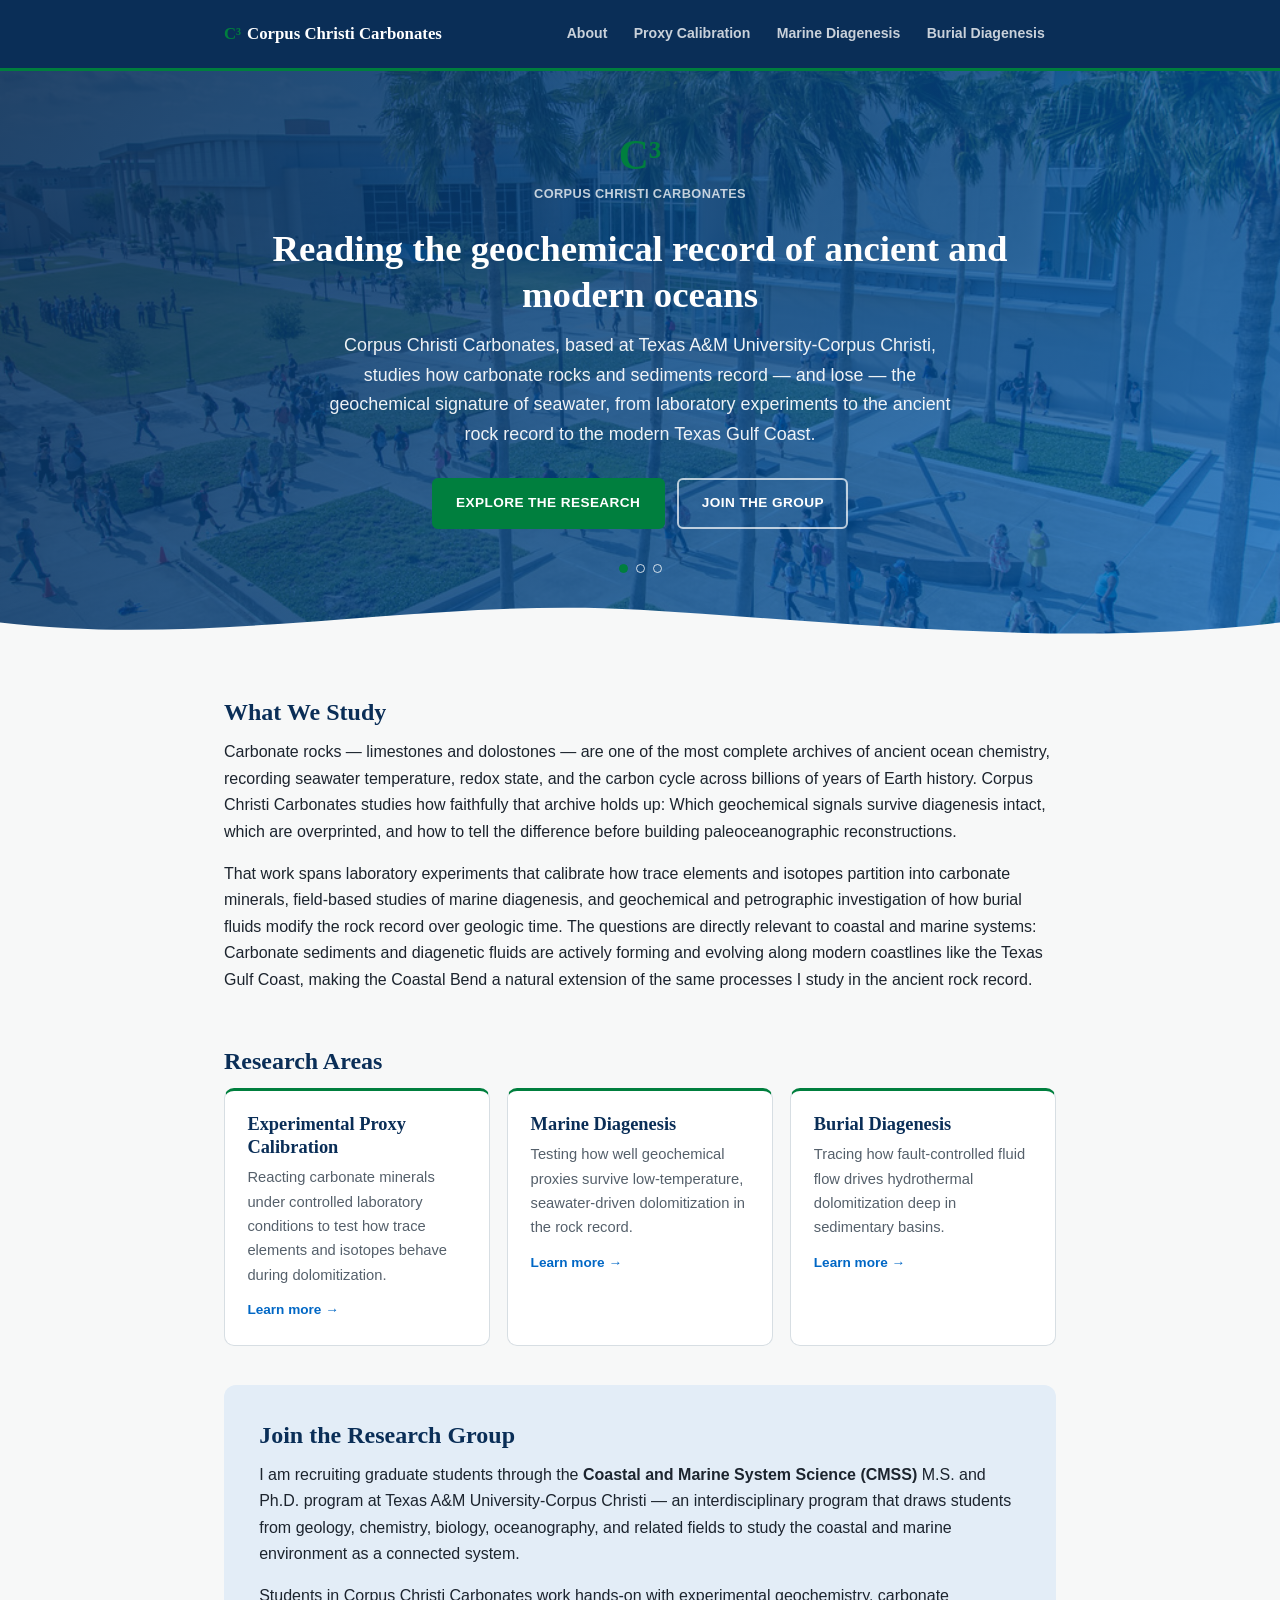
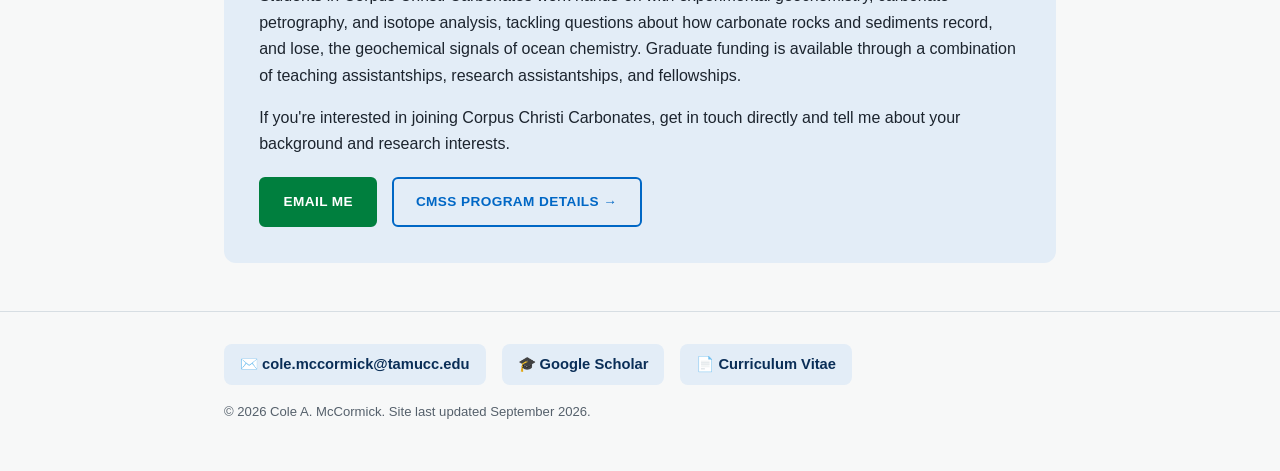
<file: index.html>
<!DOCTYPE html>
<html lang="en">
<head>
<meta charset="UTF-8">
<meta name="viewport" content="width=device-width, initial-scale=1.0">
<title>C&sup3; — Corpus Christi Carbonates | Cole A. McCormick</title>
<meta name="description" content="Corpus Christi Carbonates (C³) — carbonate sedimentology and geochemistry research at Texas A&amp;M University-Corpus Christi, led by Cole A. McCormick. Now recruiting graduate students.">
<link rel="stylesheet" href="css/style.css">
</head>
<body>

<header class="site-header">
  <div class="nav-inner">
    <a href="index.html" class="brand"><span class="mark">C&sup3;</span>Corpus Christi Carbonates</a>
    <nav class="tabs">
      <a href="about.html">About</a>
      <a href="research-proxy-calibration.html">Proxy Calibration</a>
      <a href="research-island-dolostones.html">Marine Diagenesis</a>
      <a href="research-hydrothermal-dolomitization.html">Burial Diagenesis</a>
    </nav>
  </div>
</header>

<div class="c3-hero">
  <div class="hero-slides" id="hero-slides">
    <div class="hero-slide active" style="background-image:url('assets/img/landing/campus-quad.jpg')"></div>
    <div class="hero-slide" style="background-image:url('assets/img/landing/island-aerial.jpg')"></div>
    <div class="hero-slide" style="background-image:url('assets/img/landing/padre-island.jpg')"></div>
  </div>
  <div class="hero-overlay"></div>
  <div class="c3-hero-inner">
    <div class="c3-mark">C&sup3;</div>
    <div class="c3-sub">Corpus Christi Carbonates</div>
    <h1>Reading the geochemical record of ancient and modern oceans</h1>
    <p class="lede">
      Corpus Christi Carbonates, based at Texas A&amp;M University-Corpus Christi, studies how carbonate
      rocks and sediments record &mdash; and lose &mdash; the geochemical signature of seawater, from
      laboratory experiments to the ancient rock record to the modern Texas Gulf Coast.
    </p>
    <div class="cta-row">
      <a href="#research" class="btn btn-solid">Explore the Research</a>
      <a href="#join" class="btn btn-outline">Join the Group</a>
    </div>
  </div>
  <div class="hero-dots" id="hero-dots">
    <button class="dot active" type="button" aria-label="Show campus quad photo"></button>
    <button class="dot" type="button" aria-label="Show island aerial photo"></button>
    <button class="dot" type="button" aria-label="Show North Padre Island photo"></button>
  </div>
  <svg class="wave-divider" viewBox="0 0 1440 60" preserveAspectRatio="none" xmlns="http://www.w3.org/2000/svg">
    <path fill="#f7f8f8" d="M0,32 C240,64 480,0 720,16 C960,32 1200,64 1440,32 L1440,60 L0,60 Z"></path>
  </svg>
</div>

<main class="wrap">

  <section>
    <h2>What We Study</h2>
    <p>
      Carbonate rocks &mdash; limestones and dolostones &mdash; are one of the most complete archives of
      ancient ocean chemistry, recording seawater temperature, redox state, and the carbon cycle across
      billions of years of Earth history. Corpus Christi Carbonates studies how faithfully that archive holds up: Which
      geochemical signals survive diagenesis intact, which are overprinted, and how to tell the difference
      before building paleoceanographic reconstructions.
    </p>
    <p>
      That work spans laboratory experiments that calibrate how trace elements and isotopes partition
      into carbonate minerals, field-based studies of marine diagenesis, and geochemical and
      petrographic investigation of how burial fluids modify the rock record over geologic time. The
      questions are directly relevant to coastal and marine systems: Carbonate sediments and diagenetic
      fluids are actively forming and evolving along modern coastlines like the Texas Gulf Coast, making
      the Coastal Bend a natural extension of the same processes I study in the ancient rock record.
    </p>
  </section>

  <section id="research">
    <h2>Research Areas</h2>
    <div class="research-grid">
      <a class="research-card" href="research-proxy-calibration.html">
        <h3>Experimental Proxy Calibration</h3>
        <p>Reacting carbonate minerals under controlled laboratory conditions to test how trace elements and isotopes behave during dolomitization.</p>
        <span class="link-more">Learn more &rarr;</span>
      </a>
      <a class="research-card" href="research-island-dolostones.html">
        <h3>Marine Diagenesis</h3>
        <p>Testing how well geochemical proxies survive low-temperature, seawater-driven dolomitization in the rock record.</p>
        <span class="link-more">Learn more &rarr;</span>
      </a>
      <a class="research-card" href="research-hydrothermal-dolomitization.html">
        <h3>Burial Diagenesis</h3>
        <p>Tracing how fault-controlled fluid flow drives hydrothermal dolomitization deep in sedimentary basins.</p>
        <span class="link-more">Learn more &rarr;</span>
      </a>
    </div>
  </section>

  <section class="join-section" id="join">
    <h2>Join the Research Group</h2>
    <p>
      I am recruiting graduate students through the <strong>Coastal and Marine System Science
      (CMSS)</strong> M.S. and Ph.D. program at Texas A&amp;M University-Corpus Christi &mdash; an
      interdisciplinary program that draws students from geology, chemistry, biology, oceanography, and
      related fields to study the coastal and marine environment as a connected system.
    </p>
    <p>
      Students in Corpus Christi Carbonates work hands-on with experimental geochemistry, carbonate petrography, and
      isotope analysis, tackling questions about how carbonate rocks and sediments record, and lose, the
      geochemical signals of ocean chemistry. Graduate funding is available through a combination of
      teaching assistantships, research assistantships, and fellowships.
    </p>
    <p>
      If you're interested in joining Corpus Christi Carbonates, get in touch directly and tell me about your background
      and research interests.
    </p>
    <div class="join-cta">
      <a class="btn btn-solid" href="mailto:cole.mccormick@tamucc.edu">Email Me</a>
      <a class="btn btn-outline-blue" href="https://cmss.tamucc.edu" target="_blank" rel="noopener" style="margin-left:0.6rem;">CMSS Program Details &rarr;</a>
    </div>
  </section>

</main>

<footer class="site-footer">
  <div class="wrap">
    <div class="footer-links">
      <a href="mailto:cole.mccormick@tamucc.edu">✉️ cole.mccormick@tamucc.edu</a>
      <a href="https://scholar.google.com/citations?user=5Ftpr8IAAAAJ&hl=en" target="_blank" rel="noopener">🎓 Google Scholar</a>
      <a href="assets/cv/McCormick_CV.pdf" target="_blank" rel="noopener">📄 Curriculum Vitae</a>
    </div>
    <div class="fine">&copy; 2026 Cole A. McCormick. Site last updated September 2026.</div>
  </div>
</footer>

<script>
(function () {
  var slides = document.querySelectorAll('#hero-slides .hero-slide');
  var dots = document.querySelectorAll('#hero-dots .dot');
  var current = 0;
  var timer;

  function show(index) {
    slides[current].classList.remove('active');
    dots[current].classList.remove('active');
    current = (index + slides.length) % slides.length;
    slides[current].classList.add('active');
    dots[current].classList.add('active');
  }

  function start() {
    if (window.matchMedia('(prefers-reduced-motion: reduce)').matches) return;
    timer = setInterval(function () { show(current + 1); }, 5500);
  }

  dots.forEach(function (dot, i) {
    dot.addEventListener('click', function () {
      clearInterval(timer);
      show(i);
      start();
    });
  });

  start();
})();
</script>

</body>
</html>
</file>
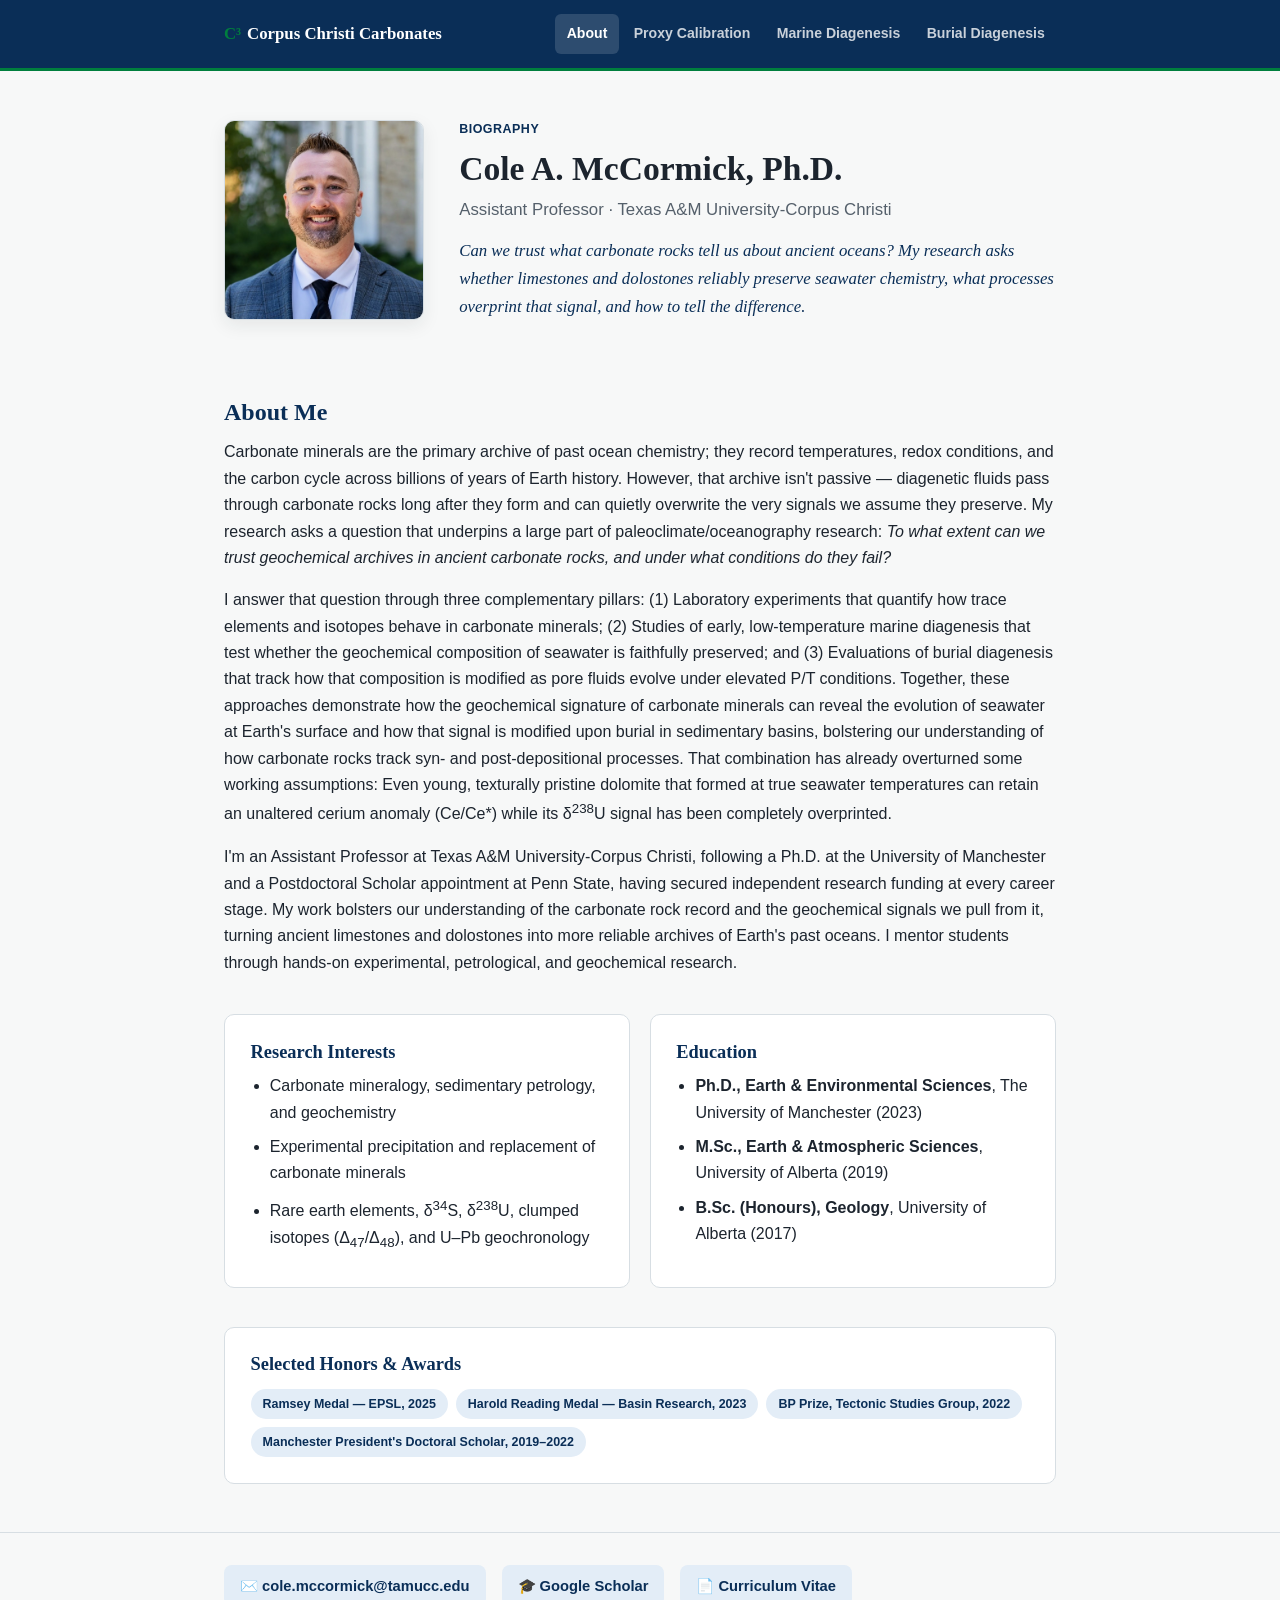
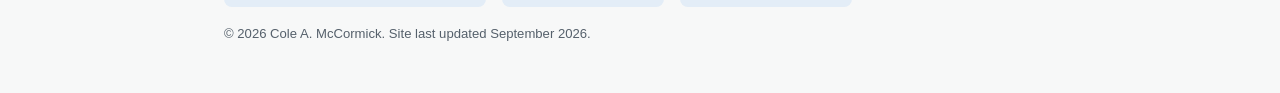
<file: about.html>
<!DOCTYPE html>
<html lang="en">
<head>
<meta charset="UTF-8">
<meta name="viewport" content="width=device-width, initial-scale=1.0">
<title>Cole A. McCormick, Ph.D. — Geologist &amp; Geochemist</title>
<meta name="description" content="Cole A. McCormick, Ph.D. — carbonate sedimentologist and geochemist. Assistant Professor, Texas A&amp;M University-Corpus Christi.">
<link rel="stylesheet" href="css/style.css">
</head>
<body>

<header class="site-header">
  <div class="nav-inner">
    <a href="index.html" class="brand"><span class="mark">C&sup3;</span>Corpus Christi Carbonates</a>
    <nav class="tabs">
      <a href="about.html" class="active">About</a>
      <a href="research-proxy-calibration.html">Proxy Calibration</a>
      <a href="research-island-dolostones.html">Marine Diagenesis</a>
      <a href="research-hydrothermal-dolomitization.html">Burial Diagenesis</a>
    </nav>
  </div>
</header>

<main class="wrap">

  <section class="hero">
    <img src="assets/img/profile.jpg" alt="Portrait of Cole A. McCormick">
    <div>
      <div class="kicker">Biography</div>
      <h1>Cole A. McCormick, Ph.D.</h1>
      <div class="role">Assistant Professor &middot; Texas A&amp;M University-Corpus Christi</div>
      <div class="tagline">Can we trust what carbonate rocks tell us about ancient oceans? My research asks whether limestones and dolostones reliably preserve seawater chemistry, what processes overprint that signal, and how to tell the difference.</div>
    </div>
  </section>

  <section>
    <h2>About Me</h2>
    <p>
      Carbonate minerals are the primary archive of past ocean chemistry; they record
      temperatures, redox conditions, and the carbon cycle across billions of years of Earth history.
      However, that archive isn't passive &mdash; diagenetic fluids pass through carbonate rocks long
      after they form and can quietly overwrite the very signals we assume they preserve. My research
      asks a question that underpins a large part of paleoclimate/oceanography research:
      <em>To what extent can we trust geochemical archives in ancient carbonate rocks, and under what
      conditions do they fail?</em>
    </p>
    <p>
      I answer that question through three complementary pillars: (1) Laboratory experiments that
      quantify how trace elements and isotopes behave in carbonate minerals; (2) Studies of early,
      low-temperature marine diagenesis that test whether the geochemical composition of seawater is
      faithfully preserved; and (3) Evaluations of burial diagenesis that track how that composition is
      modified as pore fluids evolve under elevated P/T conditions. Together, these
      approaches demonstrate how the geochemical signature of carbonate minerals can reveal the evolution of
      seawater at Earth's surface and how that signal is modified upon burial in sedimentary basins,
      bolstering our understanding of how carbonate rocks track syn- and post-depositional processes. That combination has already overturned some working assumptions:
      Even young, texturally pristine dolomite that formed at true seawater temperatures can retain an
      unaltered cerium anomaly (Ce/Ce&#42;) while its &delta;<sup>238</sup>U signal has been completely
      overprinted.
    </p>
    <p>
      I'm an Assistant Professor at Texas A&amp;M University-Corpus Christi, following a Ph.D. at the
      University of Manchester and a Postdoctoral Scholar appointment at Penn State, having secured
      independent research funding at every career stage.
      My work bolsters our understanding of the carbonate rock record and the geochemical signals we pull
      from it, turning ancient limestones and dolostones into more reliable archives of Earth's past
      oceans. I mentor students through hands-on experimental, petrological, and geochemical research.
    </p>
  </section>

  <section class="grid-2">
    <div class="card">
      <h3>Research Interests</h3>
      <ul class="plain">
        <li>Carbonate mineralogy, sedimentary petrology, and geochemistry</li>
        <li>Experimental precipitation and replacement of carbonate minerals</li>
        <li>Rare earth elements, &delta;<sup>34</sup>S, &delta;<sup>238</sup>U, clumped isotopes (&Delta;<sub>47</sub>/&Delta;<sub>48</sub>), and U&ndash;Pb geochronology</li>
      </ul>
    </div>
    <div class="card">
      <h3>Education</h3>
      <ul class="plain">
        <li><strong>Ph.D., Earth &amp; Environmental Sciences</strong>, The University of Manchester (2023)</li>
        <li><strong>M.Sc., Earth &amp; Atmospheric Sciences</strong>, University of Alberta (2019)</li>
        <li><strong>B.Sc. (Honours), Geology</strong>, University of Alberta (2017)</li>
      </ul>
    </div>
  </section>

  <section class="card">
    <h3>Selected Honors &amp; Awards</h3>
    <div class="badge-row">
      <span class="badge">Ramsey Medal &mdash; EPSL, 2025</span>
      <span class="badge">Harold Reading Medal &mdash; Basin Research, 2023</span>
      <span class="badge">BP Prize, Tectonic Studies Group, 2022</span>
      <span class="badge">Manchester President's Doctoral Scholar, 2019&ndash;2022</span>
    </div>
  </section>

</main>

<footer class="site-footer">
  <div class="wrap">
    <div class="footer-links">
      <a href="mailto:cole.mccormick@tamucc.edu">✉️ cole.mccormick@tamucc.edu</a>
      <a href="https://scholar.google.com/citations?user=5Ftpr8IAAAAJ&hl=en" target="_blank" rel="noopener">🎓 Google Scholar</a>
      <a href="assets/cv/McCormick_CV.pdf" target="_blank" rel="noopener">📄 Curriculum Vitae</a>
    </div>
    <div class="fine">&copy; 2026 Cole A. McCormick. Site last updated September 2026.</div>
  </div>
</footer>

</body>
</html>
</file>
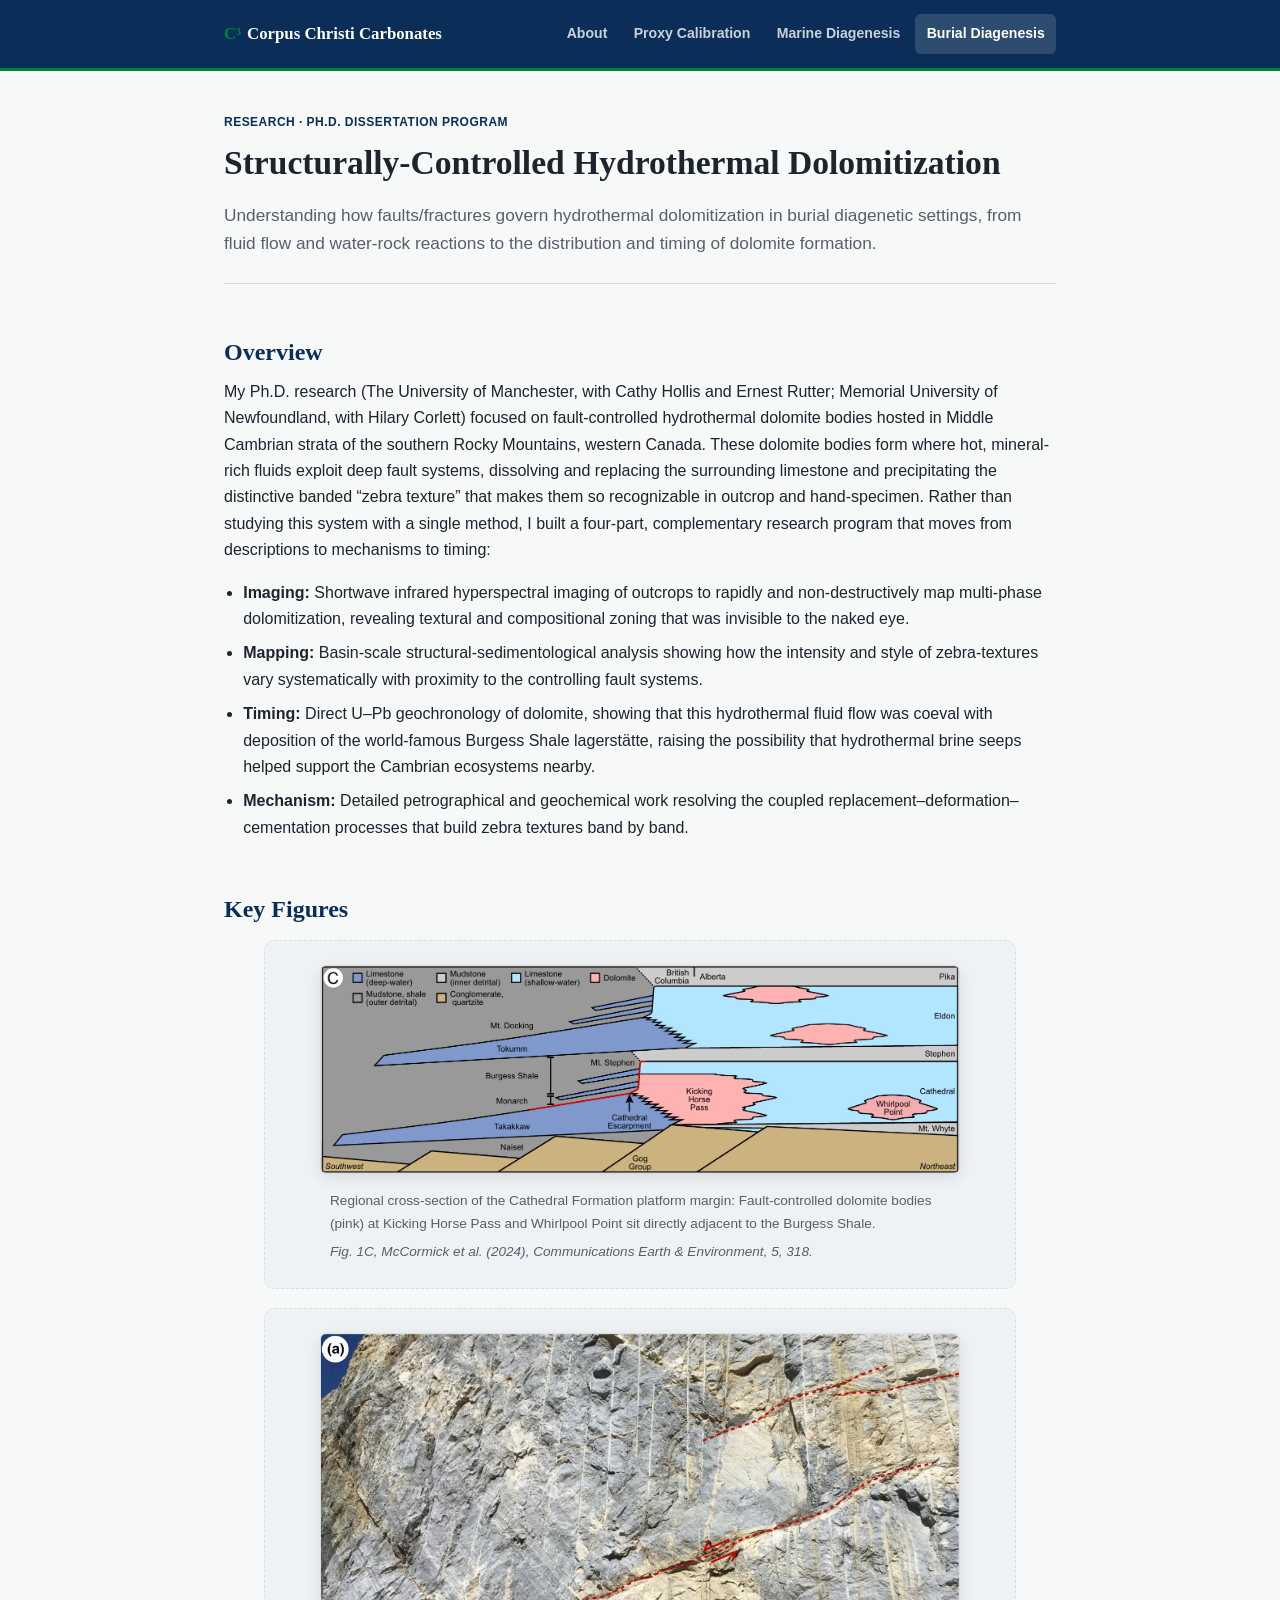
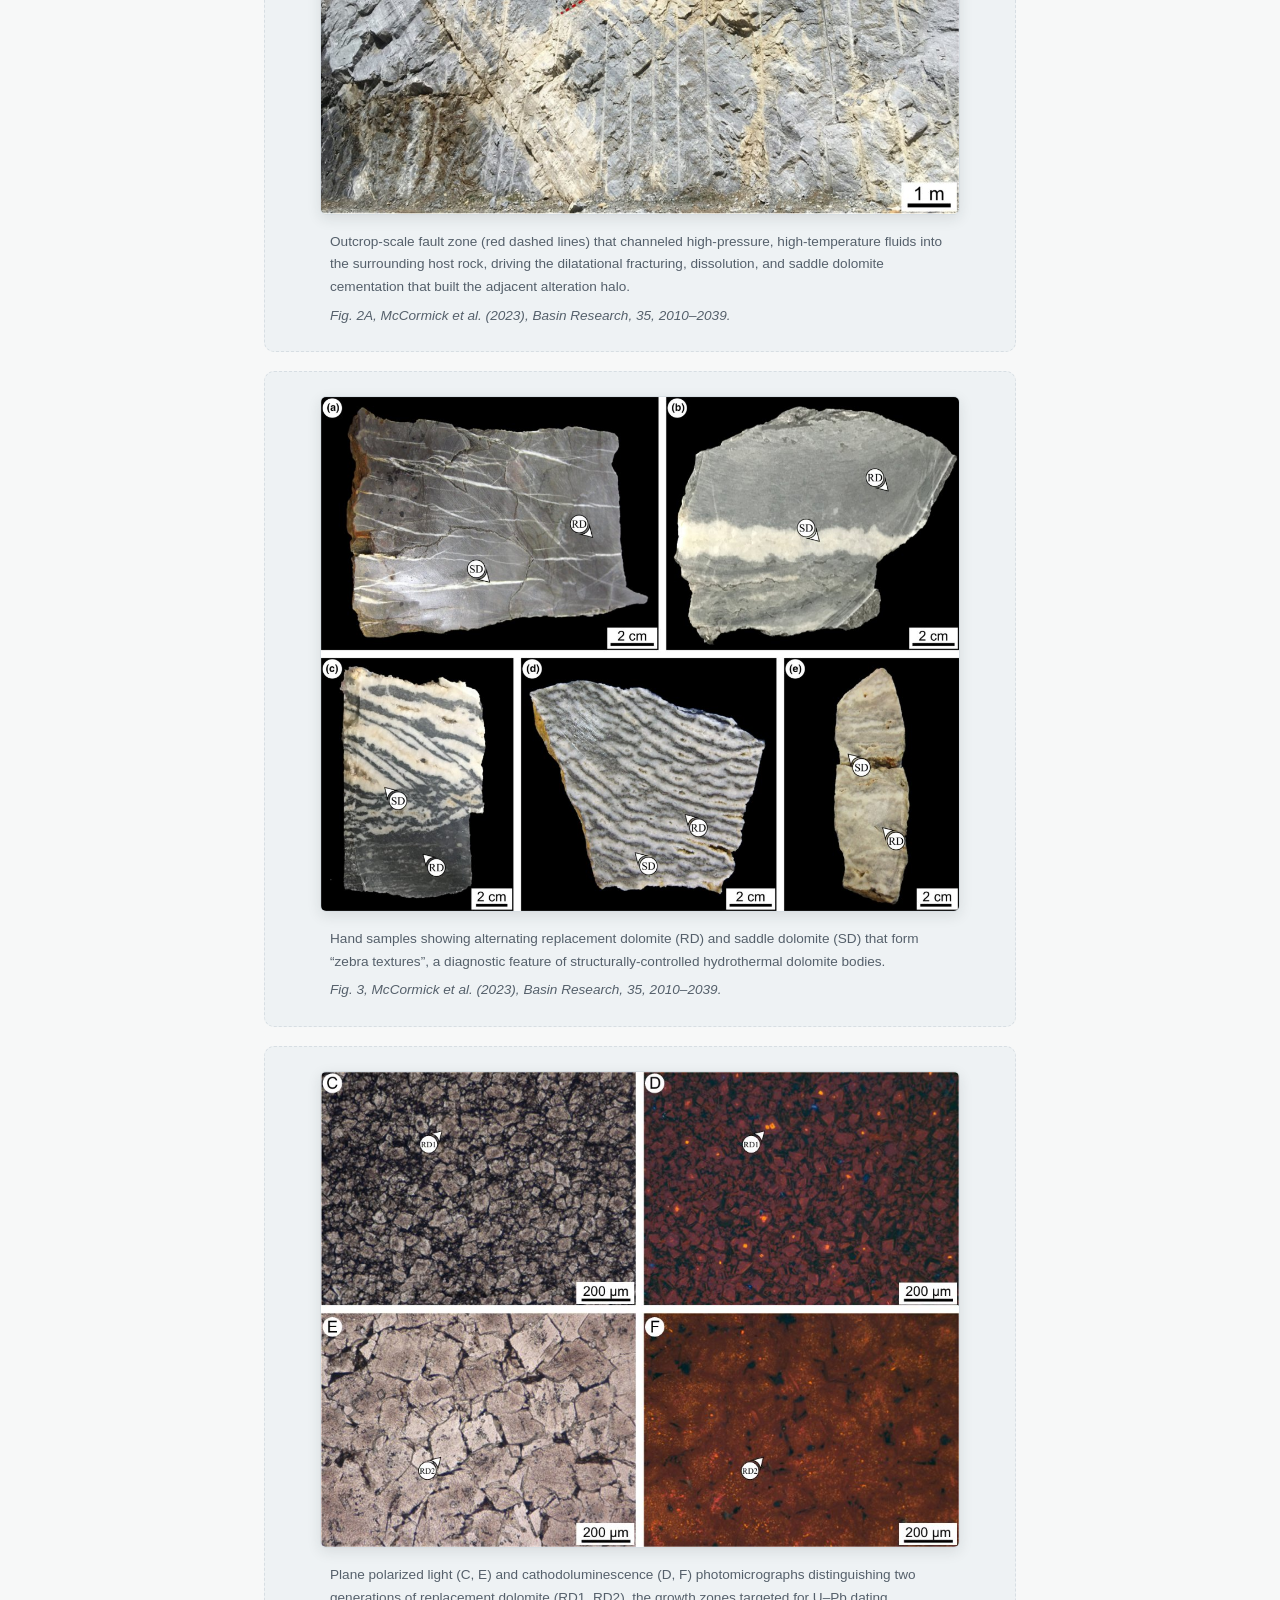
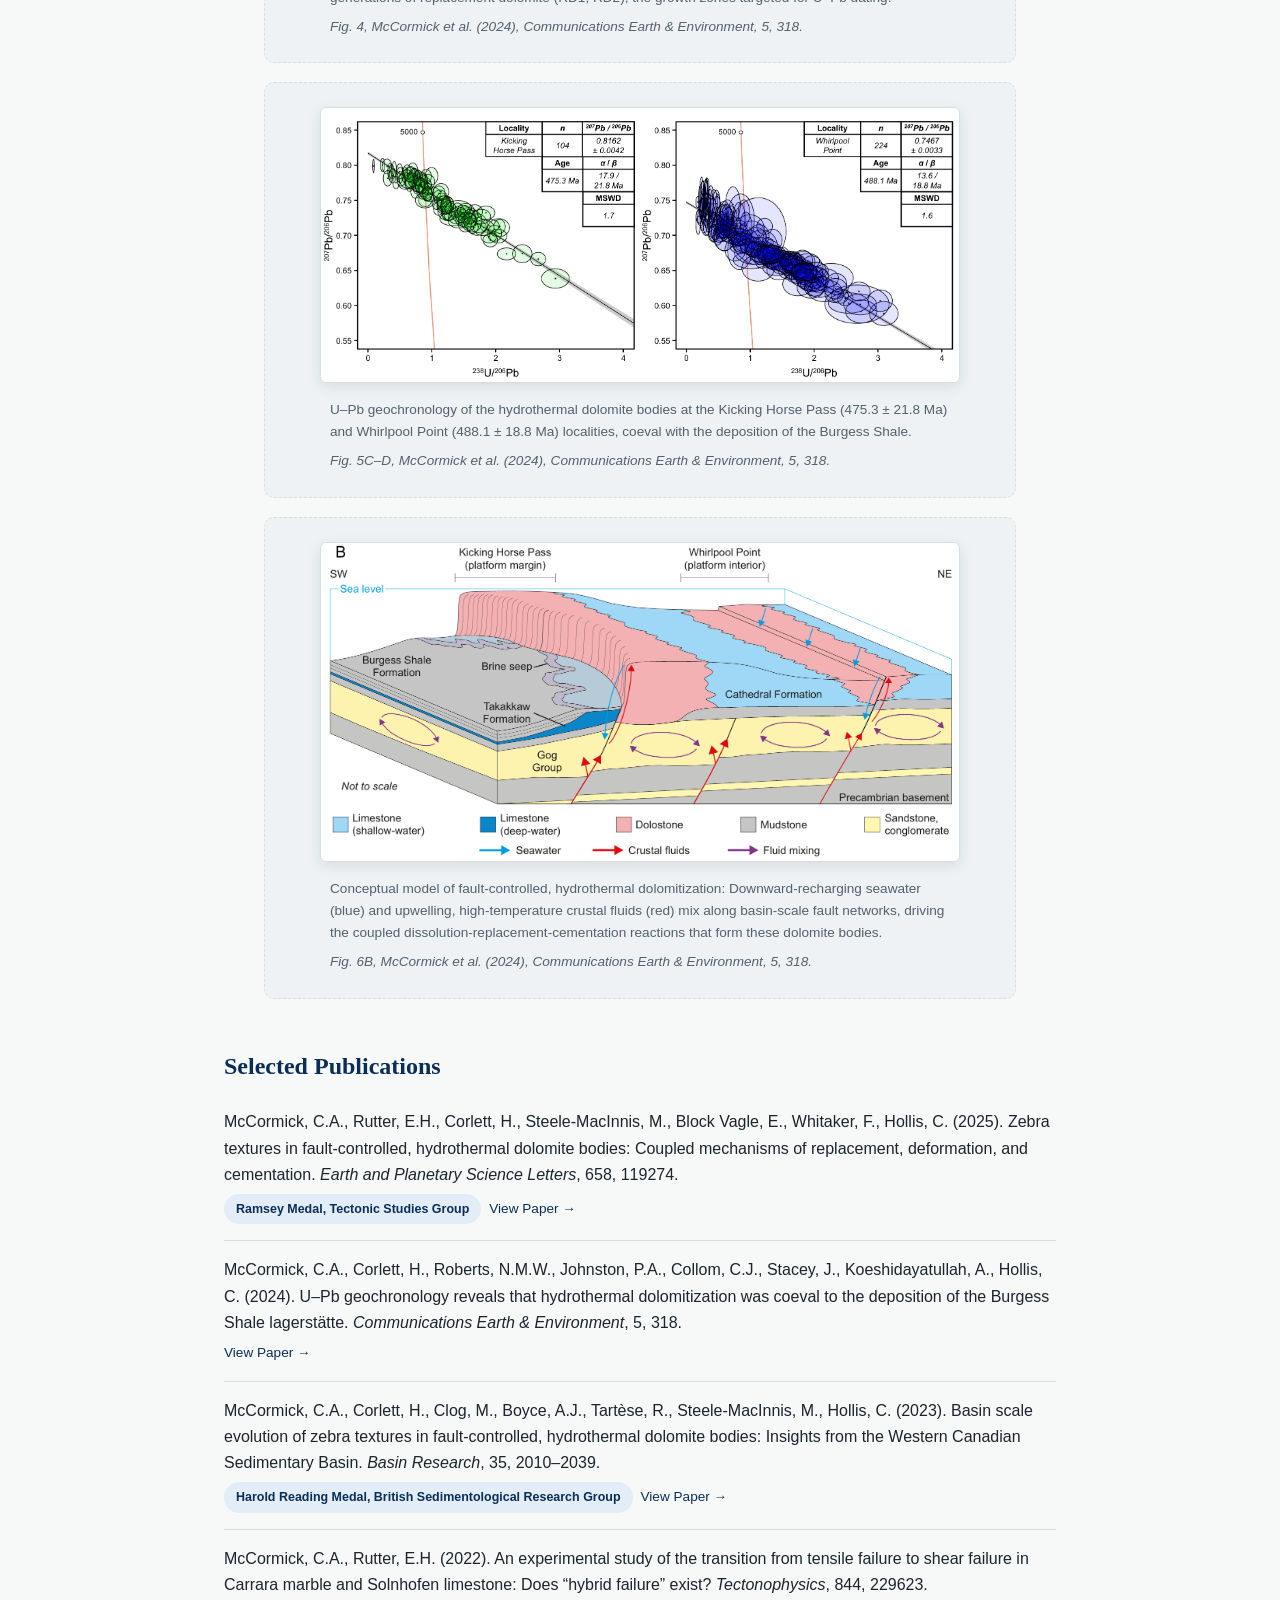
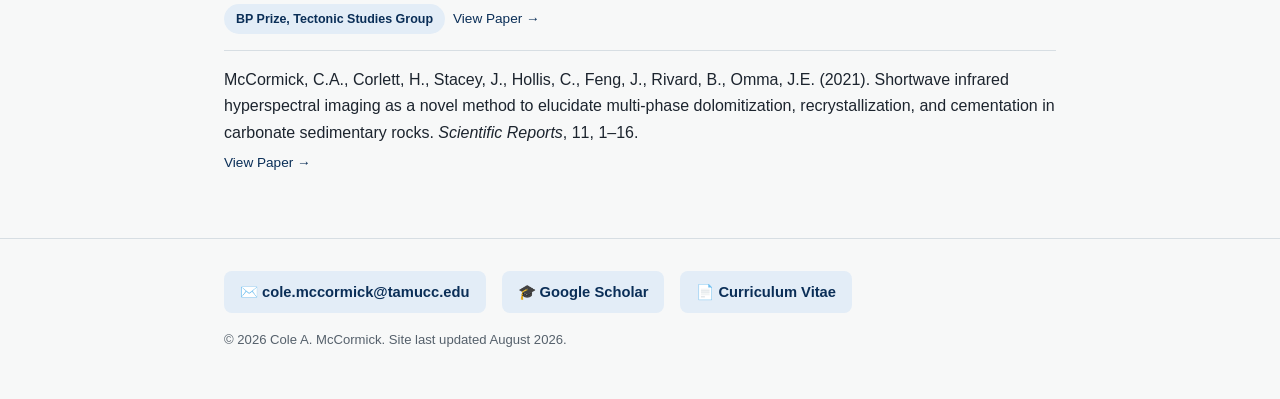
<file: research-hydrothermal-dolomitization.html>
<!DOCTYPE html>
<html lang="en">
<head>
<meta charset="UTF-8">
<meta name="viewport" content="width=device-width, initial-scale=1.0">
<title>Structurally-Controlled Hydrothermal Dolomitization — Cole A. McCormick</title>
<link rel="stylesheet" href="css/style.css">
</head>
<body>

<header class="site-header">
  <div class="nav-inner">
    <a href="index.html" class="brand"><span class="mark">C&sup3;</span>Corpus Christi Carbonates</a>
    <nav class="tabs">
      <a href="about.html">About</a>
      <a href="research-proxy-calibration.html">Proxy Calibration</a>
      <a href="research-island-dolostones.html">Marine Diagenesis</a>
      <a href="research-hydrothermal-dolomitization.html" class="active">Burial Diagenesis</a>
    </nav>
  </div>
</header>

<main class="wrap">

  <div class="page-header">
    <div class="kicker">Research &middot; Ph.D. Dissertation Program</div>
    <h1>Structurally-Controlled Hydrothermal Dolomitization</h1>
    <p class="lede">
      Understanding how faults/fractures govern hydrothermal dolomitization in burial diagenetic
      settings, from fluid flow and water-rock reactions to the distribution and timing of dolomite
      formation.
    </p>
  </div>

  <section>
    <h2>Overview</h2>
    <p>
      My Ph.D. research (The University of Manchester, with Cathy Hollis and Ernest Rutter; Memorial
      University of Newfoundland, with Hilary Corlett)
      focused on fault-controlled hydrothermal dolomite bodies hosted in Middle Cambrian strata of the
      southern Rocky Mountains, western Canada. These dolomite bodies form where hot, mineral-rich fluids
      exploit deep fault systems, dissolving and replacing the surrounding limestone and precipitating the
      distinctive banded &ldquo;zebra texture&rdquo; that makes them so recognizable in outcrop and
      hand-specimen. Rather than studying this system with a single method, I built a four-part,
      complementary research program that moves from descriptions to mechanisms to timing:
    </p>
    <ul class="plain">
      <li><strong>Imaging:</strong> Shortwave infrared hyperspectral imaging of outcrops to
        rapidly and non-destructively map multi-phase dolomitization, revealing textural and
        compositional zoning that was invisible to the naked eye.</li>
      <li><strong>Mapping:</strong> Basin-scale structural-sedimentological analysis showing how the
        intensity and style of zebra-textures vary systematically with proximity to the controlling
        fault systems.</li>
      <li><strong>Timing:</strong> Direct U&ndash;Pb geochronology of dolomite, showing
        that this hydrothermal fluid flow was coeval with deposition of the world-famous Burgess Shale
        lagerst&auml;tte, raising the possibility that hydrothermal brine seeps helped support the
        Cambrian ecosystems nearby.</li>
      <li><strong>Mechanism:</strong> Detailed petrographical and geochemical work resolving the
        coupled replacement&ndash;deformation&ndash;cementation processes that build zebra textures
        band by band.</li>
    </ul>
  </section>

  <section>
    <h2>Key Figures</h2>

    <figure class="figure-card">
      <img src="assets/img/figures/hydrothermal-fig-cross-section.png" alt="Schematic cross-section of the Cathedral Formation platform margin showing fault-controlled dolomite bodies at Kicking Horse Pass and Whirlpool Point adjacent to the Burgess Shale Formation.">
      <figcaption>
        Regional cross-section of the Cathedral Formation platform margin: Fault-controlled dolomite
        bodies (pink) at Kicking Horse Pass and Whirlpool Point sit directly adjacent to the Burgess
        Shale.
        <span class="src">Fig. 1C, McCormick et al. (2024), <em>Communications Earth &amp; Environment</em>, 5, 318.</span>
      </figcaption>
    </figure>

    <figure class="figure-card" style="margin-top:1.2rem;">
      <img src="assets/img/figures/hydrothermal-fig-field-photo.jpg" alt="Outcrop photograph showing a fault zone marked by red dashed lines bordering a dolomite alteration halo.">
      <figcaption>
        Outcrop-scale fault zone (red dashed lines) that channeled high-pressure, high-temperature
        fluids into the surrounding host rock, driving the dilatational fracturing, dissolution, and
        saddle dolomite cementation that built the adjacent alteration halo.
        <span class="src">Fig. 2A, McCormick et al. (2023), <em>Basin Research</em>, 35, 2010&ndash;2039.</span>
      </figcaption>
    </figure>

    <figure class="figure-card" style="margin-top:1.2rem;">
      <img src="assets/img/figures/hydrothermal-fig-hand-samples.jpg" alt="Five hand sample photographs showing banded zebra-textured dolomite with replacement dolomite and saddle dolomite cement labeled.">
      <figcaption>
        Hand samples showing alternating replacement dolomite (RD) and saddle dolomite (SD) that form
        &ldquo;zebra textures&rdquo;, a diagnostic feature of structurally-controlled hydrothermal
        dolomite bodies.
        <span class="src">Fig. 3, McCormick et al. (2023), <em>Basin Research</em>, 35, 2010&ndash;2039.</span>
      </figcaption>
    </figure>

    <figure class="figure-card" style="margin-top:1.2rem;">
      <img src="assets/img/figures/hydrothermal-fig-petrography.jpg" alt="Four photomicrographs in plane light and cathodoluminescence distinguishing two generations of replacement dolomite crystals.">
      <figcaption>
        Plane polarized light (C, E) and cathodoluminescence (D, F) photomicrographs distinguishing two
        generations of replacement dolomite (RD1, RD2), the growth zones targeted for U&ndash;Pb dating.
        <span class="src">Fig. 4, McCormick et al. (2024), <em>Communications Earth &amp; Environment</em>, 5, 318.</span>
      </figcaption>
    </figure>

    <figure class="figure-card" style="margin-top:1.2rem;">
      <img src="assets/img/figures/hydrothermal-fig-upb-geochronology.png" alt="Two U-Pb concordia plots showing dolomite ages of 475.3 million years at Kicking Horse Pass and 488.1 million years at Whirlpool Point.">
      <figcaption>
        U&ndash;Pb geochronology of the hydrothermal dolomite bodies at the Kicking Horse Pass
        (475.3 &plusmn; 21.8 Ma) and Whirlpool Point (488.1 &plusmn; 18.8 Ma) localities, coeval with
        the deposition of the Burgess Shale.
        <span class="src">Fig. 5C&ndash;D, McCormick et al. (2024), <em>Communications Earth &amp; Environment</em>, 5, 318.</span>
      </figcaption>
    </figure>

    <figure class="figure-card" style="margin-top:1.2rem;">
      <img src="assets/img/figures/hydrothermal-fig-schematic-model.png" alt="Three-dimensional block diagram showing seawater recharge and upwelling crustal fluids mixing along fault networks at depth.">
      <figcaption>
        Conceptual model of fault-controlled, hydrothermal dolomitization: Downward-recharging seawater
        (blue) and upwelling, high-temperature crustal fluids (red) mix along basin-scale fault
        networks, driving the coupled dissolution-replacement-cementation reactions that form these
        dolomite bodies.
        <span class="src">Fig. 6B, McCormick et al. (2024), <em>Communications Earth &amp; Environment</em>, 5, 318.</span>
      </figcaption>
    </figure>
  </section>

  <section>
    <h2>Selected Publications</h2>

    <div class="pub">
      <p class="cite authors">
        McCormick, C.A., Rutter, E.H., Corlett, H., Steele-MacInnis, M., Block Vagle, E., Whitaker, F.,
        Hollis, C. (2025). Zebra textures in fault-controlled, hydrothermal dolomite bodies: Coupled
        mechanisms of replacement, deformation, and cementation. <em>Earth and Planetary Science
        Letters</em>, 658, 119274.
      </p>
      <div class="pub-meta">
        <span class="badge">Ramsey Medal, Tectonic Studies Group</span>
        <a href="https://doi.org/10.1016/j.epsl.2025.119274" target="_blank" rel="noopener">View Paper &rarr;</a>
      </div>
    </div>

    <div class="pub">
      <p class="cite authors">
        McCormick, C.A., Corlett, H., Roberts, N.M.W., Johnston, P.A., Collom, C.J., Stacey, J.,
        Koeshidayatullah, A., Hollis, C. (2024). U&ndash;Pb geochronology reveals that hydrothermal
        dolomitization was coeval to the deposition of the Burgess Shale lagerst&auml;tte.
        <em>Communications Earth &amp; Environment</em>, 5, 318.
      </p>
      <div class="pub-meta">
        <a href="https://doi.org/10.1038/s43247-024-01429-0" target="_blank" rel="noopener">View Paper &rarr;</a>
      </div>
    </div>

    <div class="pub">
      <p class="cite authors">
        McCormick, C.A., Corlett, H., Clog, M., Boyce, A.J., Tart&egrave;se, R., Steele-MacInnis, M.,
        Hollis, C. (2023). Basin scale evolution of zebra textures in fault-controlled, hydrothermal
        dolomite bodies: Insights from the Western Canadian Sedimentary Basin. <em>Basin Research</em>,
        35, 2010&ndash;2039.
      </p>
      <div class="pub-meta">
        <span class="badge">Harold Reading Medal, British Sedimentological Research Group</span>
        <a href="https://doi.org/10.1111/bre.12789" target="_blank" rel="noopener">View Paper &rarr;</a>
      </div>
    </div>

    <div class="pub">
      <p class="cite authors">
        McCormick, C.A., Rutter, E.H. (2022). An experimental study of the transition from tensile
        failure to shear failure in Carrara marble and Solnhofen limestone: Does &ldquo;hybrid
        failure&rdquo; exist? <em>Tectonophysics</em>, 844, 229623.
      </p>
      <div class="pub-meta">
        <span class="badge">BP Prize, Tectonic Studies Group</span>
        <a href="https://doi.org/10.1016/j.tecto.2022.229623" target="_blank" rel="noopener">View Paper &rarr;</a>
      </div>
    </div>

    <div class="pub">
      <p class="cite authors">
        McCormick, C.A., Corlett, H., Stacey, J., Hollis, C., Feng, J., Rivard, B., Omma, J.E. (2021).
        Shortwave infrared hyperspectral imaging as a novel method to elucidate multi-phase
        dolomitization, recrystallization, and cementation in carbonate sedimentary rocks.
        <em>Scientific Reports</em>, 11, 1&ndash;16.
      </p>
      <div class="pub-meta">
        <a href="https://doi.org/10.1038/s41598-021-01118-4" target="_blank" rel="noopener">View Paper &rarr;</a>
      </div>
    </div>

  </section>

</main>

<footer class="site-footer">
  <div class="wrap">
    <div class="footer-links">
      <a href="mailto:cole.mccormick@tamucc.edu">✉️ cole.mccormick@tamucc.edu</a>
      <a href="https://scholar.google.com/citations?user=5Ftpr8IAAAAJ&hl=en" target="_blank" rel="noopener">🎓 Google Scholar</a>
      <a href="assets/cv/McCormick_CV.pdf" target="_blank" rel="noopener">📄 Curriculum Vitae</a>
    </div>
    <div class="fine">&copy; 2026 Cole A. McCormick. Site last updated August 2026.</div>
  </div>
</footer>

</body>
</html>
</file>
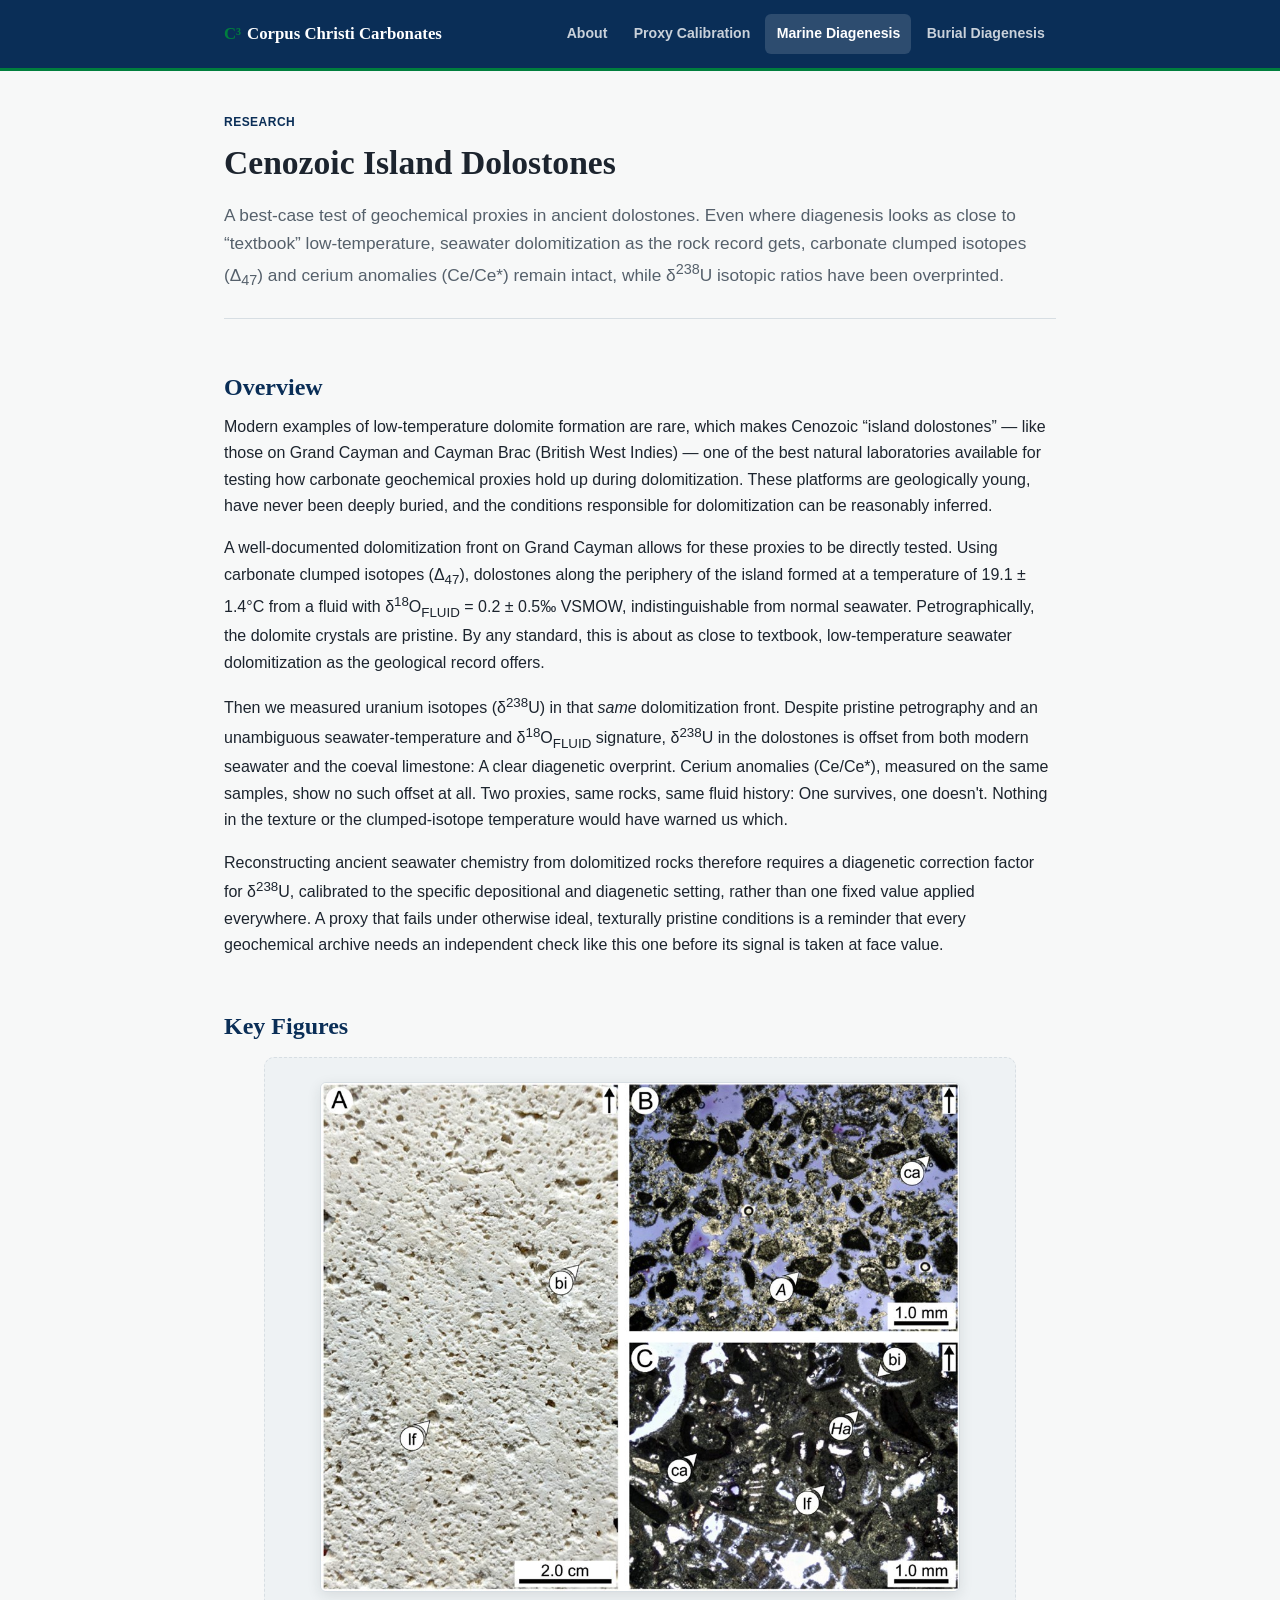
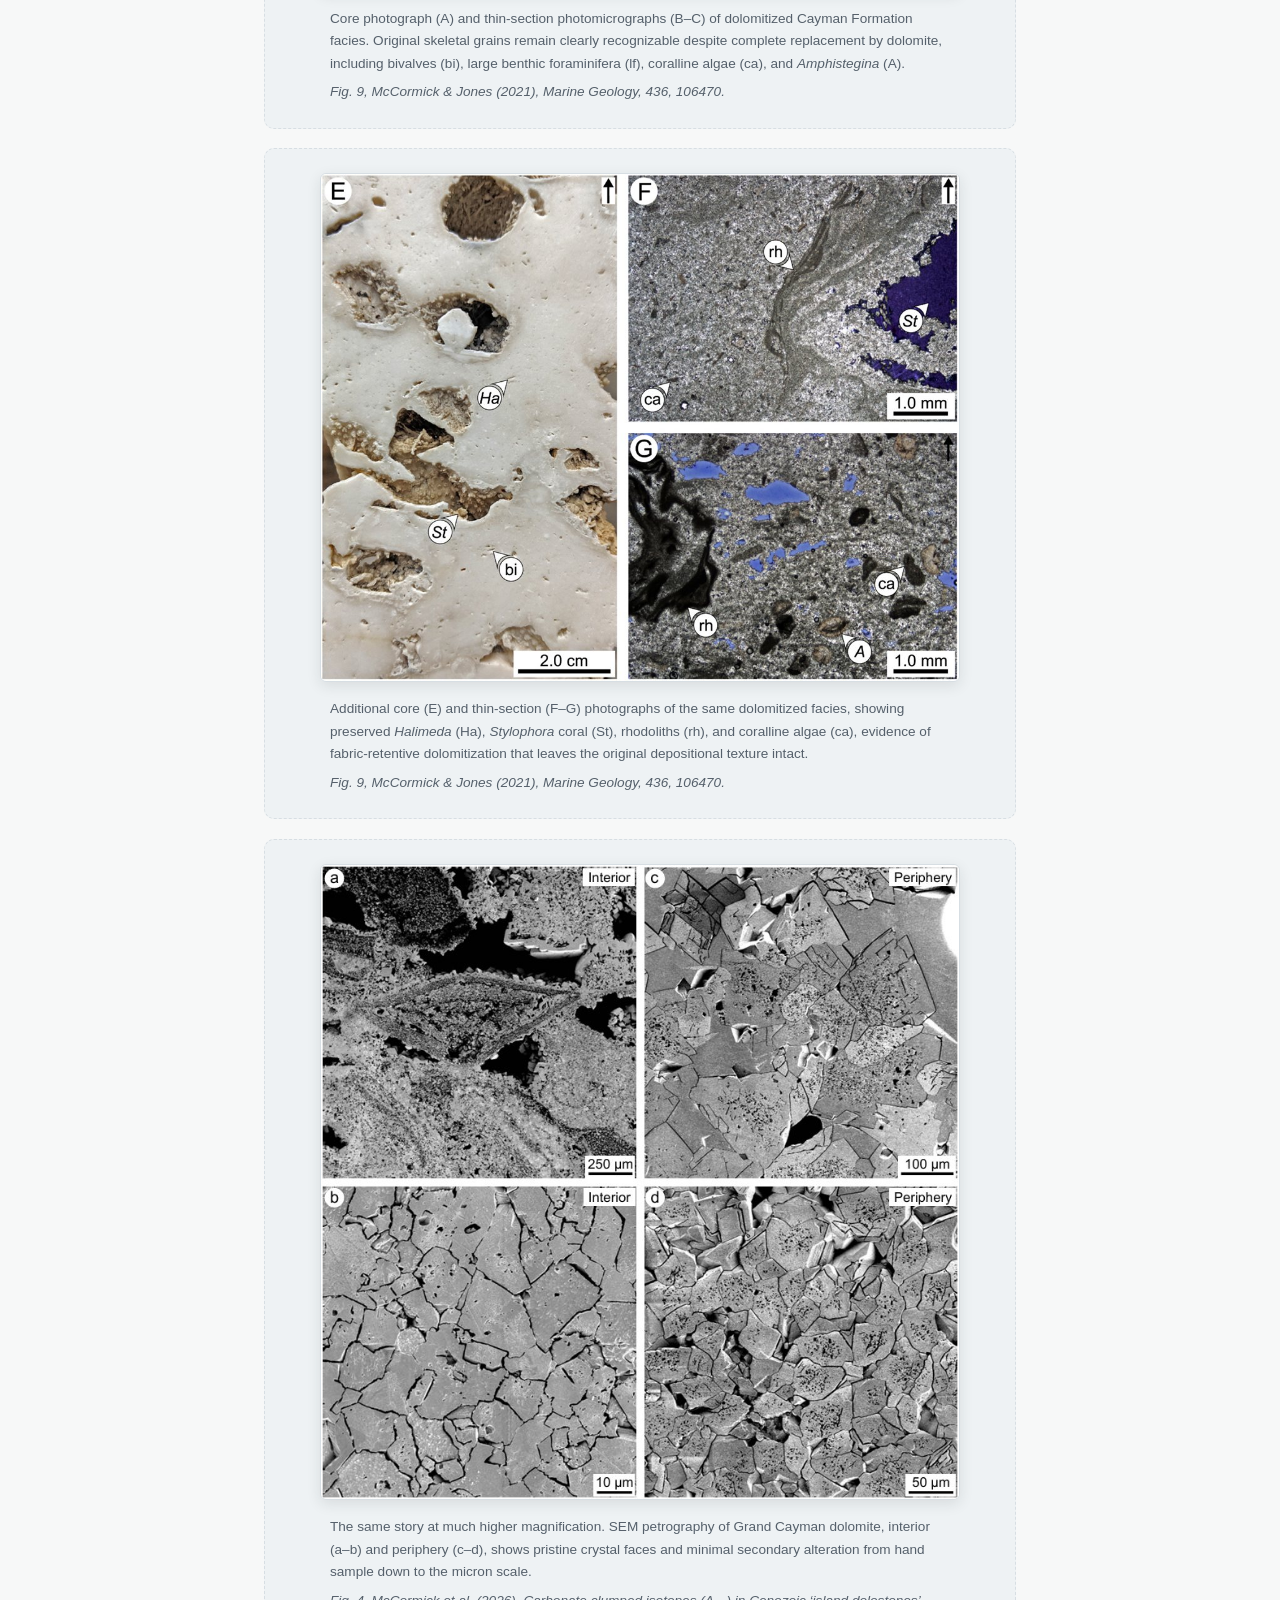
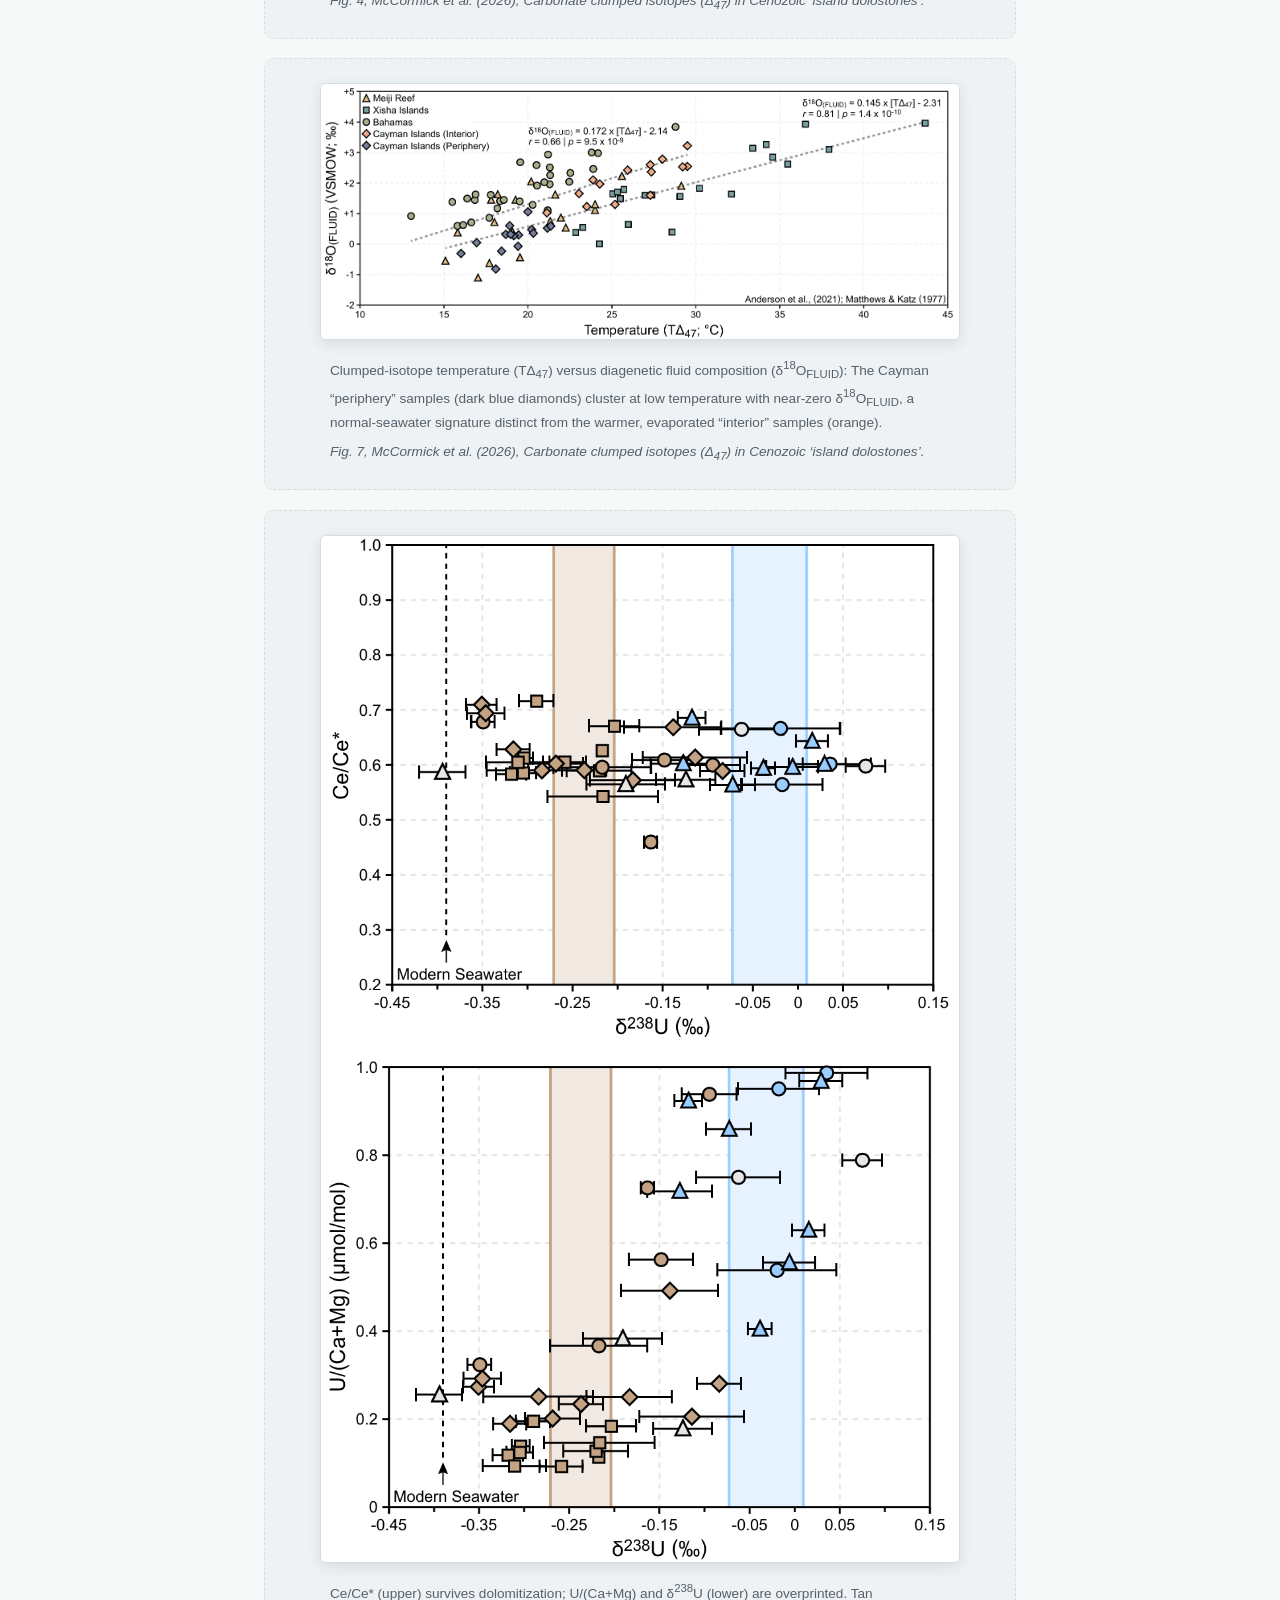
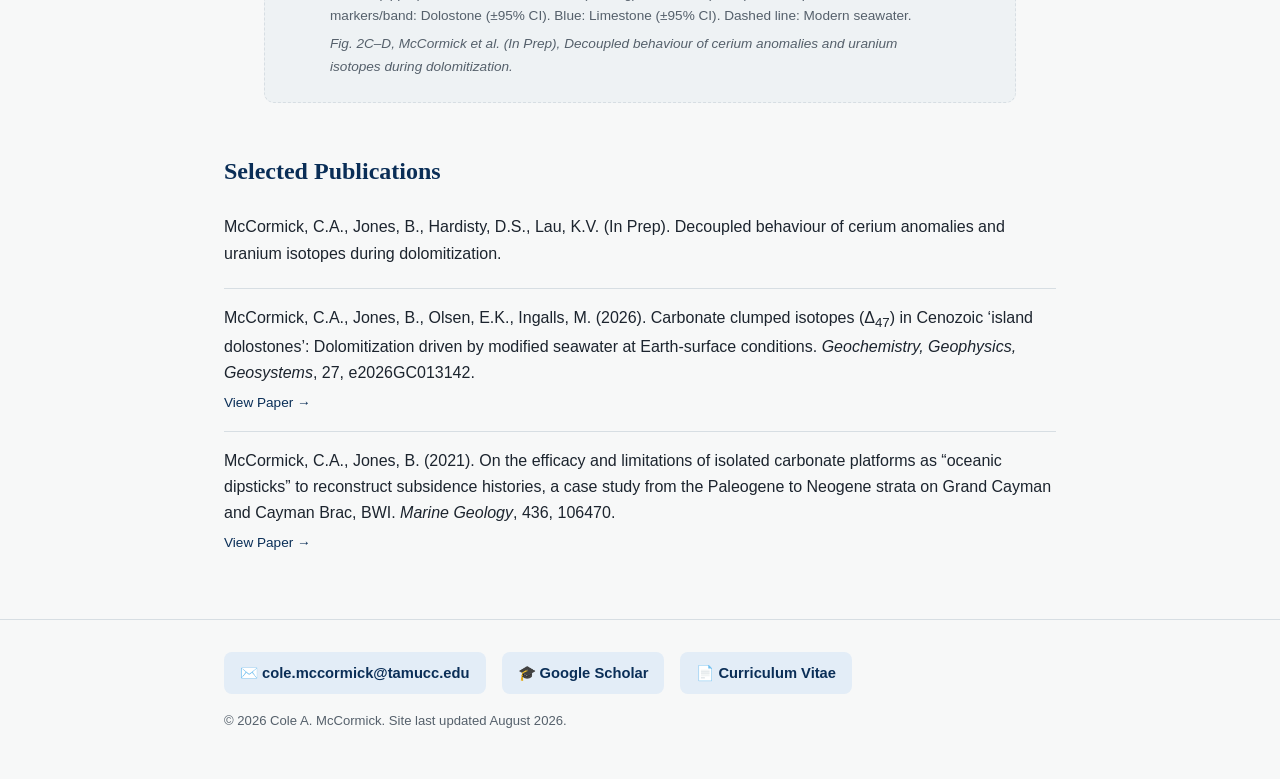
<file: research-island-dolostones.html>
<!DOCTYPE html>
<html lang="en">
<head>
<meta charset="UTF-8">
<meta name="viewport" content="width=device-width, initial-scale=1.0">
<title>Cenozoic Island Dolostones — Cole A. McCormick</title>
<link rel="stylesheet" href="css/style.css">
</head>
<body>

<header class="site-header">
  <div class="nav-inner">
    <a href="index.html" class="brand"><span class="mark">C&sup3;</span>Corpus Christi Carbonates</a>
    <nav class="tabs">
      <a href="about.html">About</a>
      <a href="research-proxy-calibration.html">Proxy Calibration</a>
      <a href="research-island-dolostones.html" class="active">Marine Diagenesis</a>
      <a href="research-hydrothermal-dolomitization.html">Burial Diagenesis</a>
    </nav>
  </div>
</header>

<main class="wrap">

  <div class="page-header">
    <div class="kicker">Research</div>
    <h1>Cenozoic Island Dolostones</h1>
    <p class="lede">
      A best-case test of geochemical proxies in ancient dolostones. Even where diagenesis looks as
      close to &ldquo;textbook&rdquo; low-temperature, seawater dolomitization as the rock record gets,
      carbonate clumped isotopes (&Delta;<sub>47</sub>) and cerium anomalies (Ce/Ce&#42;) remain intact,
      while &delta;<sup>238</sup>U isotopic ratios have been overprinted.
    </p>
  </div>

  <section>
    <h2>Overview</h2>
    <p>
      Modern examples of low-temperature dolomite formation are rare, which makes Cenozoic &ldquo;island
      dolostones&rdquo; &mdash; like those on Grand Cayman and Cayman Brac (British West Indies) &mdash;
      one of the best natural laboratories available for testing how carbonate geochemical proxies hold
      up during dolomitization. These platforms are geologically young, have never been deeply buried,
      and the conditions responsible for dolomitization can be reasonably inferred.
    </p>
    <p>
      A well-documented dolomitization front on Grand Cayman allows for these proxies to be
      directly tested. Using carbonate clumped isotopes (&Delta;<sub>47</sub>), dolostones along the periphery of
      the island formed at a temperature of 19.1 &plusmn; 1.4&deg;C from a fluid
      with &delta;<sup>18</sup>O<sub>FLUID</sub> = 0.2 &plusmn; 0.5&permil; VSMOW, indistinguishable
      from normal seawater. Petrographically, the dolomite crystals are pristine.
      By any standard, this is about as close to textbook, low-temperature seawater dolomitization as the
      geological record offers.
    </p>
    <p>
      Then we measured uranium isotopes (&delta;<sup>238</sup>U) in that <em>same</em> dolomitization
      front. Despite pristine petrography and an unambiguous seawater-temperature and
      &delta;<sup>18</sup>O<sub>FLUID</sub> signature, &delta;<sup>238</sup>U
      in the dolostones is offset from both modern seawater and the coeval limestone: A clear
      diagenetic overprint. Cerium anomalies (Ce/Ce&#42;), measured on the same samples, show no such
      offset at all. Two proxies, same rocks, same fluid history: One survives, one doesn't. Nothing in
      the texture or the clumped-isotope temperature would have warned us which.
    </p>
    <p>
      Reconstructing ancient seawater chemistry from dolomitized rocks therefore requires a diagenetic
      correction factor for &delta;<sup>238</sup>U, calibrated to the specific depositional and
      diagenetic setting, rather than one fixed value applied everywhere. A proxy that fails under
      otherwise ideal, texturally pristine conditions is a reminder that every geochemical archive needs
      an independent check like this one before its signal is taken at face value.
    </p>
  </section>

  <section>
    <h2>Key Figures</h2>

    <figure class="figure-card">
      <img src="assets/img/figures/island-dolostones-fig-core-thinsection-1.jpg" alt="Core photograph and thin-section photomicrographs of dolomitized Cayman Formation facies, showing recognizable skeletal grains including bivalves, coralline algae, and large benthic foraminifera despite complete dolomitization.">
      <figcaption>
        Core photograph (A) and thin-section photomicrographs (B&ndash;C) of dolomitized Cayman Formation
        facies. Original skeletal grains remain clearly recognizable despite complete replacement by
        dolomite, including bivalves (bi), large benthic foraminifera (lf), coralline algae (ca), and
        <em>Amphistegina</em> (A).
        <span class="src">Fig. 9, McCormick &amp; Jones (2021), <em>Marine Geology</em>, 436, 106470.</span>
      </figcaption>
    </figure>

    <figure class="figure-card" style="margin-top:1.2rem;">
      <img src="assets/img/figures/island-dolostones-fig-core-thinsection-2.jpg" alt="Additional core photograph and thin-section photomicrographs of dolomitized Cayman Formation facies, showing preserved coral, algal, and foraminiferal grains.">
      <figcaption>
        Additional core (E) and thin-section (F&ndash;G) photographs of the same dolomitized facies,
        showing preserved <em>Halimeda</em> (Ha), <em>Stylophora</em> coral (St), rhodoliths (rh), and
        coralline algae (ca), evidence of fabric-retentive dolomitization that leaves the original
        depositional texture intact.
        <span class="src">Fig. 9, McCormick &amp; Jones (2021), <em>Marine Geology</em>, 436, 106470.</span>
      </figcaption>
    </figure>

    <figure class="figure-card" style="margin-top:1.2rem;">
      <img src="assets/img/figures/island-dolostones-fig3-sem-petrography.jpg" alt="SEM images of dolomite crystals from the interior and periphery of Grand Cayman, showing clean, well-ordered crystal faces with minimal secondary alteration.">
      <figcaption>
        The same story at much higher magnification. SEM petrography of Grand Cayman dolomite,
        interior (a&ndash;b) and periphery (c&ndash;d), shows pristine crystal faces and minimal
        secondary alteration from hand sample down to the micron scale.
        <span class="src">Fig. 4, McCormick et al. (2026), Carbonate clumped isotopes (&Delta;<sub>47</sub>) in Cenozoic &lsquo;island dolostones&rsquo;.</span>
      </figcaption>
    </figure>

    <figure class="figure-card" style="margin-top:1.2rem;">
      <img src="assets/img/figures/island-dolostones-fig4-clumped-fluid.png" alt="Plot of fluid oxygen isotope composition versus clumped isotope temperature, showing Cayman Islands periphery samples plotting within the normal seawater range alongside other global island dolostone localities.">
      <figcaption>
        Clumped-isotope temperature (T&Delta;<sub>47</sub>) versus diagenetic fluid composition
        (&delta;<sup>18</sup>O<sub>FLUID</sub>): The Cayman &ldquo;periphery&rdquo; samples (dark blue
        diamonds) cluster at low temperature with near-zero &delta;<sup>18</sup>O<sub>FLUID</sub>, a
        normal-seawater signature distinct from the warmer, evaporated &ldquo;interior&rdquo; samples
        (orange).
        <span class="src">Fig. 7, McCormick et al. (2026), Carbonate clumped isotopes (&Delta;<sub>47</sub>) in Cenozoic &lsquo;island dolostones&rsquo;.</span>
      </figcaption>
    </figure>

    <figure class="figure-card" style="margin-top:1.2rem;">
      <img src="assets/img/figures/island-dolostones-fig-u-isotopes-combined.png" alt="Two stacked crossplots: cerium anomaly and uranium concentration, each plotted against uranium isotope ratio, showing dolostone and limestone samples in distinct color-coded bands.">
      <figcaption>
        Ce/Ce&#42; (upper) survives dolomitization; U/(Ca+Mg) and &delta;<sup>238</sup>U (lower) are
        overprinted. Tan markers/band: Dolostone (&plusmn;95% CI). Blue: Limestone (&plusmn;95% CI).
        Dashed line: Modern seawater.
        <span class="src">Fig. 2C&ndash;D, McCormick et al. (In Prep), Decoupled behaviour of cerium anomalies and uranium isotopes during dolomitization.</span>
      </figcaption>
    </figure>
  </section>

  <section>
    <h2>Selected Publications</h2>

    <div class="pub">
      <p class="cite authors">
        McCormick, C.A., Jones, B., Hardisty, D.S., Lau, K.V. (In Prep). Decoupled behaviour of cerium
        anomalies and uranium isotopes during dolomitization.
      </p>
    </div>

    <div class="pub">
      <p class="cite authors">
        McCormick, C.A., Jones, B., Olsen, E.K., Ingalls, M. (2026). Carbonate clumped isotopes
        (&Delta;<sub>47</sub>) in Cenozoic &lsquo;island dolostones&rsquo;: Dolomitization driven by
        modified seawater at Earth-surface conditions. <em>Geochemistry, Geophysics,
        Geosystems</em>, 27, e2026GC013142.
      </p>
      <div class="pub-meta">
        <a href="https://doi.org/10.1029/2026GC013142" target="_blank" rel="noopener">View Paper &rarr;</a>
      </div>
    </div>

    <div class="pub">
      <p class="cite authors">
        McCormick, C.A., Jones, B. (2021). On the efficacy and limitations of isolated carbonate
        platforms as &ldquo;oceanic dipsticks&rdquo; to reconstruct subsidence histories, a case study
        from the Paleogene to Neogene strata on Grand Cayman and Cayman Brac, BWI.
        <em>Marine Geology</em>, 436, 106470.
      </p>
      <div class="pub-meta">
        <a href="https://doi.org/10.1016/j.margeo.2021.106470" target="_blank" rel="noopener">View Paper &rarr;</a>
      </div>
    </div>

  </section>

</main>

<footer class="site-footer">
  <div class="wrap">
    <div class="footer-links">
      <a href="mailto:cole.mccormick@tamucc.edu">✉️ cole.mccormick@tamucc.edu</a>
      <a href="https://scholar.google.com/citations?user=5Ftpr8IAAAAJ&hl=en" target="_blank" rel="noopener">🎓 Google Scholar</a>
      <a href="assets/cv/McCormick_CV.pdf" target="_blank" rel="noopener">📄 Curriculum Vitae</a>
    </div>
    <div class="fine">&copy; 2026 Cole A. McCormick. Site last updated August 2026.</div>
  </div>
</footer>

</body>
</html>
</file>
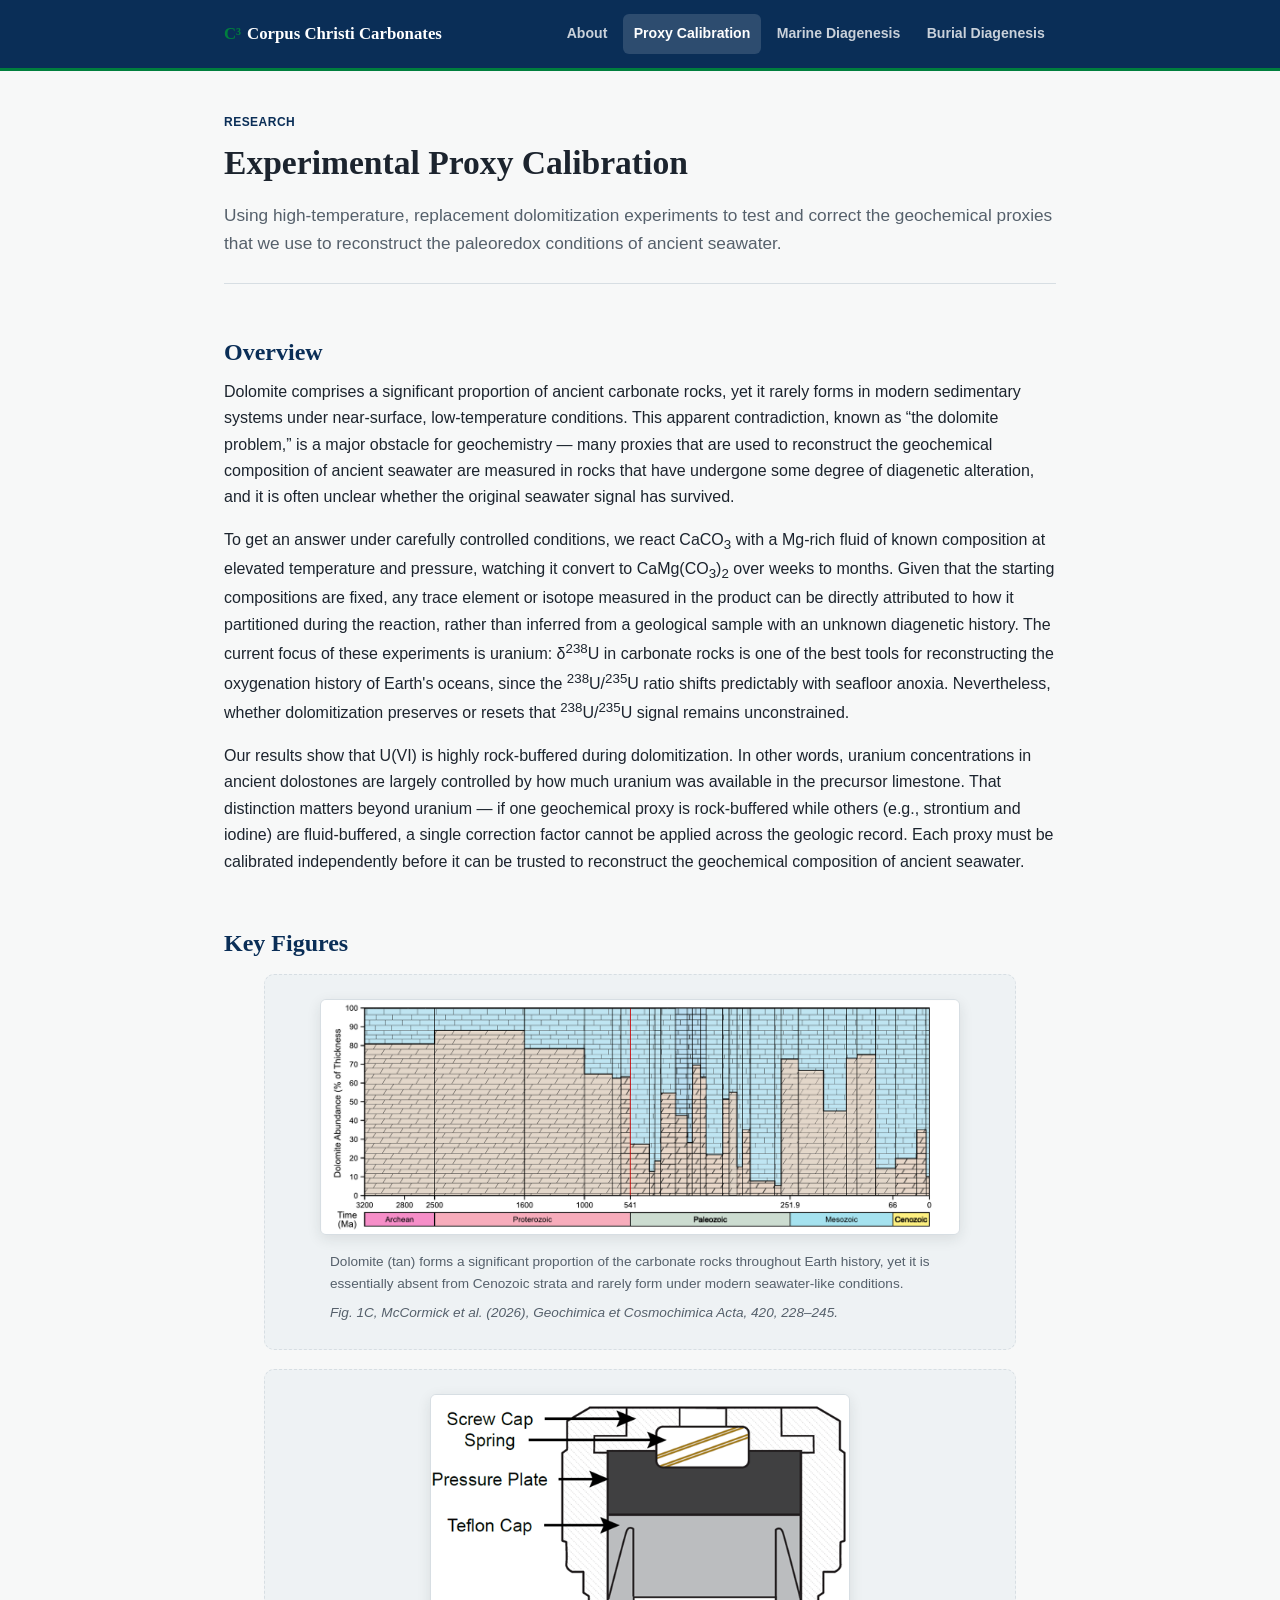
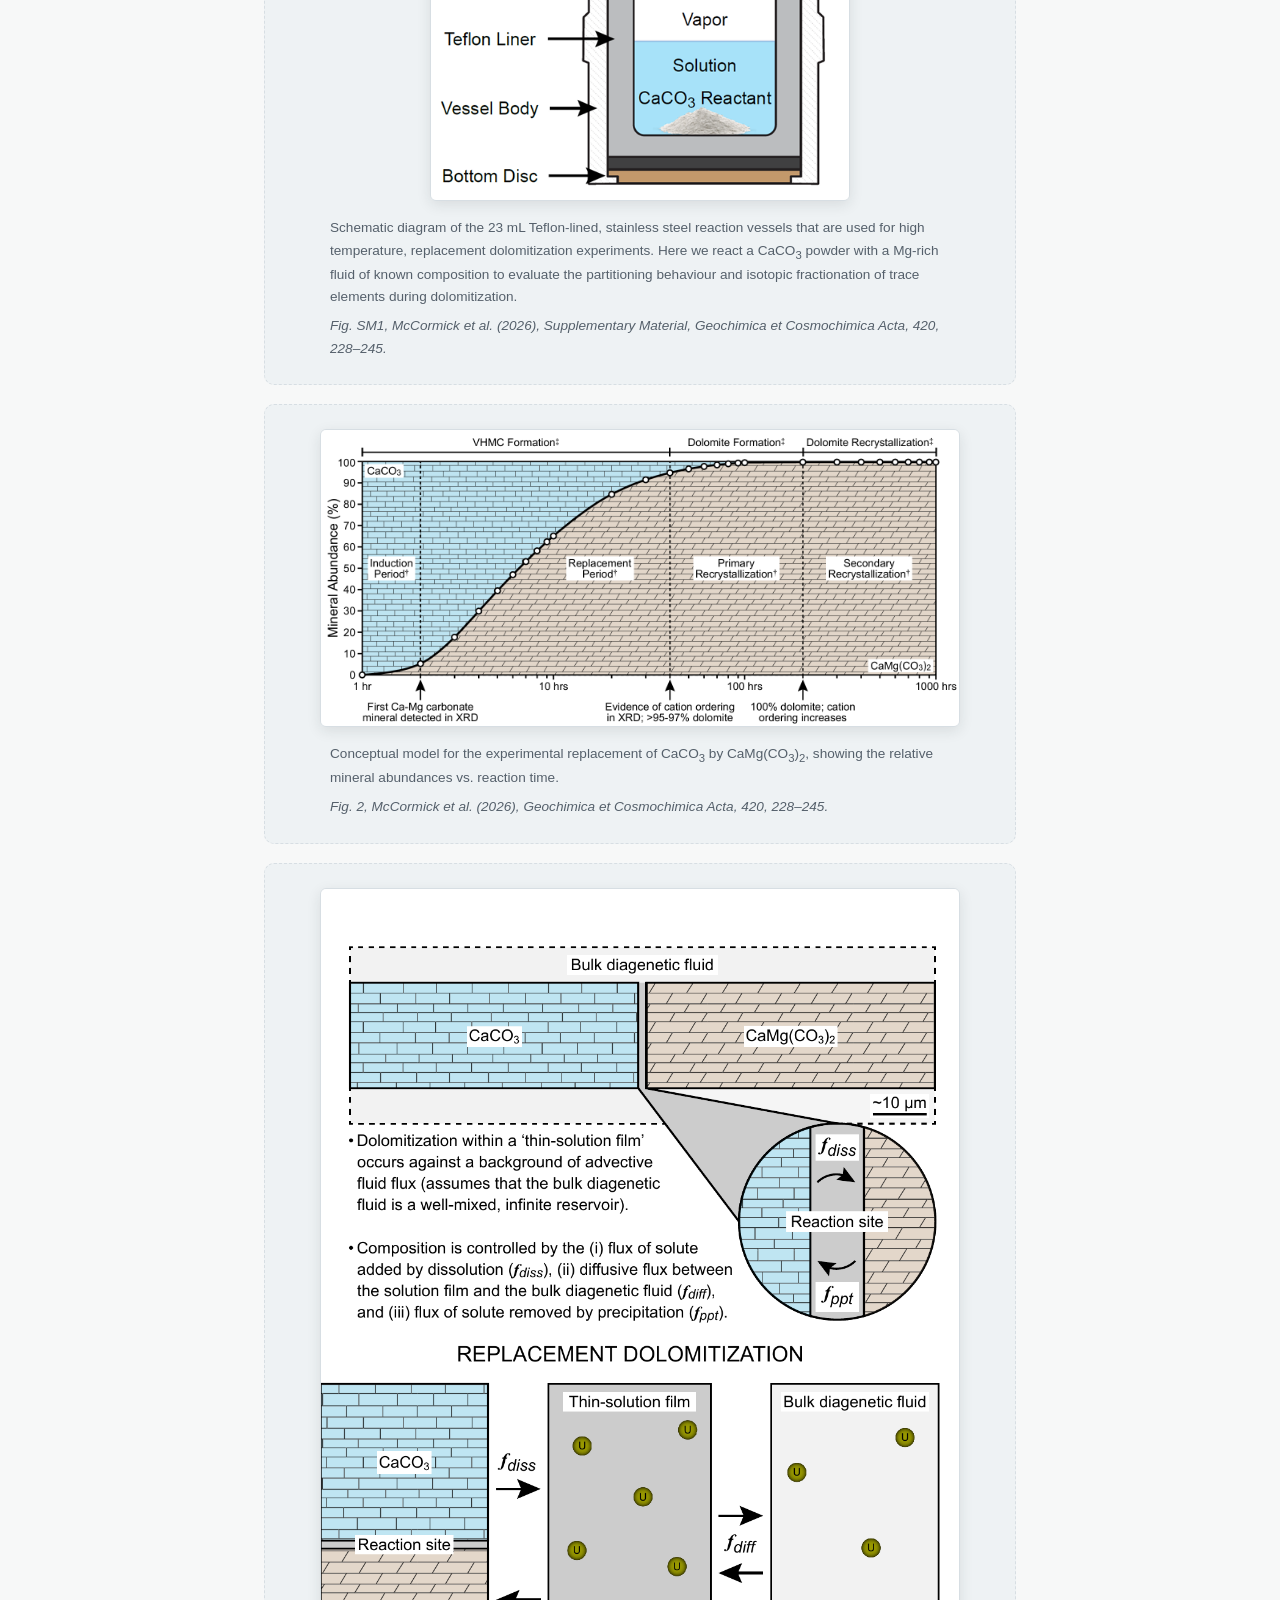
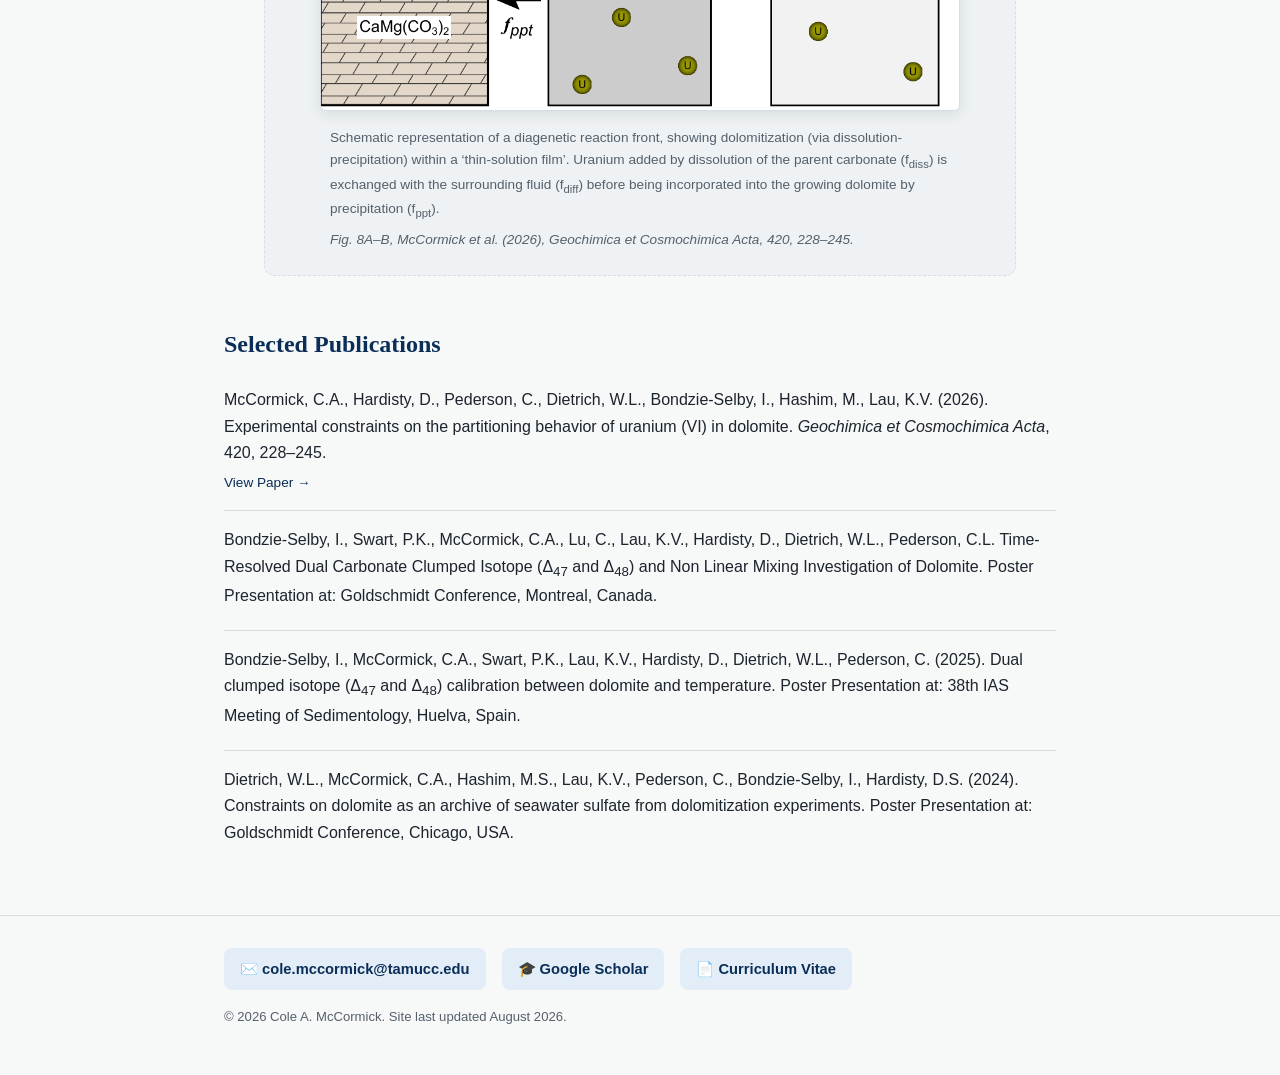
<file: research-proxy-calibration.html>
<!DOCTYPE html>
<html lang="en">
<head>
<meta charset="UTF-8">
<meta name="viewport" content="width=device-width, initial-scale=1.0">
<title>Experimental Proxy Calibration — Cole A. McCormick</title>
<link rel="stylesheet" href="css/style.css">
</head>
<body>

<header class="site-header">
  <div class="nav-inner">
    <a href="index.html" class="brand"><span class="mark">C&sup3;</span>Corpus Christi Carbonates</a>
    <nav class="tabs">
      <a href="about.html">About</a>
      <a href="research-proxy-calibration.html" class="active">Proxy Calibration</a>
      <a href="research-island-dolostones.html">Marine Diagenesis</a>
      <a href="research-hydrothermal-dolomitization.html">Burial Diagenesis</a>
    </nav>
  </div>
</header>

<main class="wrap">

  <div class="page-header">
    <div class="kicker">Research</div>
    <h1>Experimental Proxy Calibration</h1>
    <p class="lede">
      Using high-temperature, replacement dolomitization experiments to test and correct the
      geochemical proxies that we use to reconstruct the paleoredox conditions of ancient seawater.
    </p>
  </div>

  <section>
    <h2>Overview</h2>
    <p>
      Dolomite comprises a significant proportion of ancient carbonate rocks, yet it rarely forms in modern
      sedimentary systems under near-surface, low-temperature conditions. This apparent contradiction,
      known as &ldquo;the dolomite problem,&rdquo; is a major obstacle for geochemistry &mdash; many
      proxies that are used to reconstruct the geochemical composition of ancient seawater are measured
      in rocks that have undergone some degree of diagenetic alteration, and it is often unclear whether
      the original seawater signal has survived.
    </p>
    <p>
      To get an answer under carefully controlled conditions, we react CaCO<sub>3</sub> with a Mg-rich
      fluid of known composition at elevated temperature and pressure, watching it
      convert to CaMg(CO<sub>3</sub>)<sub>2</sub> over weeks to months. Given that the starting
      compositions are fixed, any trace element or isotope measured in the product can be directly
      attributed to how it partitioned during the reaction, rather than inferred from a geological sample
      with an unknown diagenetic history. The current focus of these experiments is uranium:
      &delta;<sup>238</sup>U in carbonate rocks is one of the best tools for reconstructing the
      oxygenation history of Earth's oceans, since the <sup>238</sup>U/<sup>235</sup>U ratio shifts
      predictably with seafloor anoxia. Nevertheless, whether dolomitization preserves or resets that
      <sup>238</sup>U/<sup>235</sup>U signal remains unconstrained.
    </p>
    <p>
      Our results show that U(VI) is highly rock-buffered during dolomitization. In other words, uranium
      concentrations in ancient dolostones are largely controlled by how much uranium was available in
      the precursor limestone. That distinction matters beyond uranium &mdash; if one geochemical proxy
      is rock-buffered while others (e.g., strontium and iodine) are fluid-buffered, a single
      correction factor cannot be applied across the geologic record. Each proxy must
      be calibrated independently before it can be trusted to reconstruct the geochemical composition
      of ancient seawater.
    </p>
  </section>

  <section>
    <h2>Key Figures</h2>

    <figure class="figure-card">
      <img src="assets/img/figures/proxy-calibration-fig1-dolomite-abundance.png" alt="Chart showing the abundance of dolomite versus limestone in carbonate rocks from 3.2 billion years ago to the present, with dolomite dominant through most of Earth's history but nearly absent in Cenozoic strata.">
      <figcaption>
        Dolomite (tan) forms a significant proportion of the carbonate rocks throughout Earth history,
        yet it is essentially absent from Cenozoic strata and rarely form under modern seawater-like
        conditions.
        <span class="src">Fig. 1C, McCormick et al. (2026), <em>Geochimica et Cosmochimica Acta</em>, 420, 228&ndash;245.</span>
      </figcaption>
    </figure>

    <figure class="figure-card" style="margin-top:1.2rem;">
      <img src="assets/img/figures/proxy-calibration-fig3-reaction-vessel.png" alt="Cross-section schematic of a sealed hydrothermal reaction vessel showing the Teflon liner containing CaCO3 reactant submerged in solution." style="max-width:420px;">
      <figcaption>
        Schematic diagram of the 23 mL Teflon-lined, stainless steel reaction vessels that are used for
        high temperature, replacement dolomitization experiments. Here we react a CaCO<sub>3</sub> powder
        with a Mg-rich fluid of known composition to evaluate the partitioning behaviour and isotopic
        fractionation of trace elements during dolomitization.
        <span class="src">Fig. SM1, McCormick et al. (2026), Supplementary Material, <em>Geochimica et Cosmochimica Acta</em>, 420, 228&ndash;245.</span>
      </figcaption>
    </figure>

    <figure class="figure-card" style="margin-top:1.2rem;">
      <img src="assets/img/figures/proxy-calibration-fig4-reaction-curve.png" alt="Reaction progress curve showing mineral abundance transitioning from calcium carbonate to dolomite over one to one thousand hours, passing through induction, replacement, and recrystallization stages.">
      <figcaption>
        Conceptual model for the experimental replacement of CaCO<sub>3</sub> by
        CaMg(CO<sub>3</sub>)<sub>2</sub>, showing the relative mineral abundances vs. reaction time.
        <span class="src">Fig. 2, McCormick et al. (2026), <em>Geochimica et Cosmochimica Acta</em>, 420, 228&ndash;245.</span>
      </figcaption>
    </figure>

    <figure class="figure-card" style="margin-top:1.2rem;">
      <img src="assets/img/figures/proxy-calibration-fig2-mechanism.png" alt="Schematic diagram of a thin solution film at the dolomitization reaction interface, showing uranium atoms moving between the dissolving parent carbonate, the solution film, and the bulk diagenetic fluid before being incorporated into the growing dolomite.">
      <figcaption>
        Schematic representation of a diagenetic reaction front, showing dolomitization (via
        dissolution-precipitation) within a &lsquo;thin-solution film&rsquo;. Uranium added by
        dissolution of the parent carbonate (f<sub>diss</sub>) is exchanged with the surrounding fluid
        (f<sub>diff</sub>) before being incorporated into the growing dolomite by precipitation
        (f<sub>ppt</sub>).
        <span class="src">Fig. 8A&ndash;B, McCormick et al. (2026), <em>Geochimica et Cosmochimica Acta</em>, 420, 228&ndash;245.</span>
      </figcaption>
    </figure>
  </section>

  <section>
    <h2>Selected Publications</h2>
    <div class="pub">
      <p class="cite authors">
        McCormick, C.A., Hardisty, D., Pederson, C., Dietrich, W.L., Bondzie-Selby, I., Hashim, M.,
        Lau, K.V. (2026). Experimental constraints on the partitioning behavior of uranium (VI) in
        dolomite. <em>Geochimica et Cosmochimica Acta</em>, 420, 228&ndash;245.
      </p>
      <div class="pub-meta">
        <a href="https://doi.org/10.1016/j.gca.2026.04.002" target="_blank" rel="noopener">View Paper &rarr;</a>
      </div>
    </div>

    <div class="pub">
      <p class="cite authors">
        Bondzie-Selby, I., Swart, P.K., McCormick, C.A., Lu, C., Lau, K.V., Hardisty, D., Dietrich, W.L.,
        Pederson, C.L. Time-Resolved Dual Carbonate Clumped Isotope (&Delta;<sub>47</sub> and
        &Delta;<sub>48</sub>) and Non Linear Mixing Investigation of Dolomite. Poster Presentation at:
        Goldschmidt Conference, Montreal, Canada.
      </p>
    </div>

    <div class="pub">
      <p class="cite authors">
        Bondzie-Selby, I., McCormick, C.A., Swart, P.K., Lau, K.V., Hardisty, D., Dietrich, W.L.,
        Pederson, C. (2025). Dual clumped isotope (&Delta;<sub>47</sub> and &Delta;<sub>48</sub>)
        calibration between dolomite and temperature. Poster Presentation at: 38th IAS Meeting of
        Sedimentology, Huelva, Spain.
      </p>
    </div>

    <div class="pub">
      <p class="cite authors">
        Dietrich, W.L., McCormick, C.A., Hashim, M.S., Lau, K.V., Pederson, C., Bondzie-Selby, I.,
        Hardisty, D.S. (2024). Constraints on dolomite as an archive of seawater sulfate from
        dolomitization experiments. Poster Presentation at: Goldschmidt Conference, Chicago, USA.
      </p>
    </div>
  </section>

</main>

<footer class="site-footer">
  <div class="wrap">
    <div class="footer-links">
      <a href="mailto:cole.mccormick@tamucc.edu">✉️ cole.mccormick@tamucc.edu</a>
      <a href="https://scholar.google.com/citations?user=5Ftpr8IAAAAJ&hl=en" target="_blank" rel="noopener">🎓 Google Scholar</a>
      <a href="assets/cv/McCormick_CV.pdf" target="_blank" rel="noopener">📄 Curriculum Vitae</a>
    </div>
    <div class="fine">&copy; 2026 Cole A. McCormick. Site last updated August 2026.</div>
  </div>
</footer>

</body>
</html>
</file>
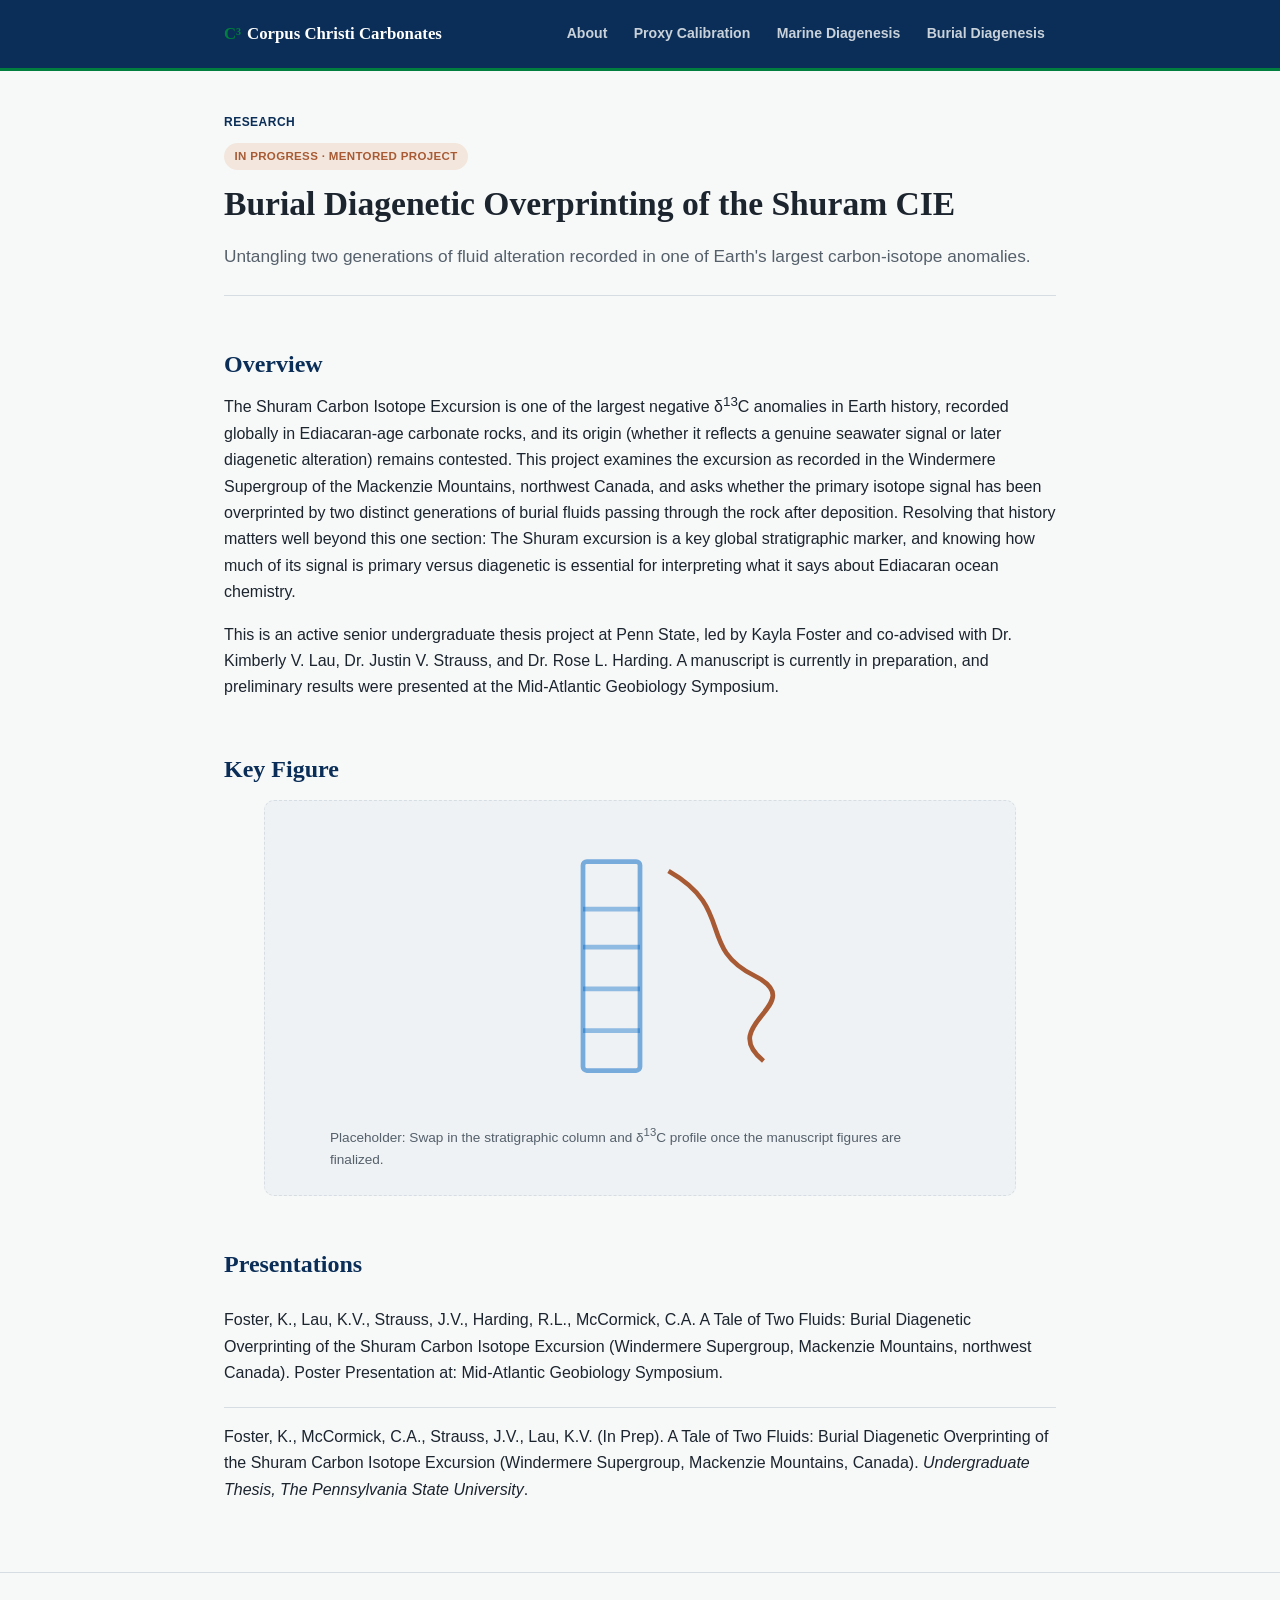
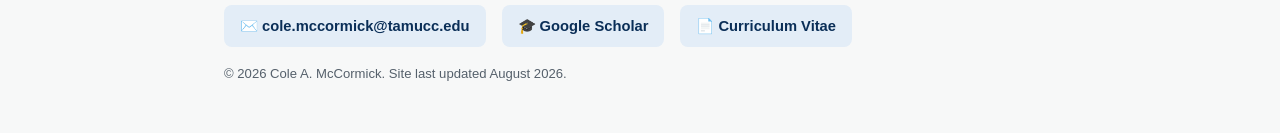
<file: research-shuram-cie.html>
<!DOCTYPE html>
<html lang="en">
<head>
<meta charset="UTF-8">
<meta name="viewport" content="width=device-width, initial-scale=1.0">
<title>Burial Diagenetic Overprinting of the Shuram CIE — Cole A. McCormick</title>
<link rel="stylesheet" href="css/style.css">
</head>
<body>

<header class="site-header">
  <div class="nav-inner">
    <a href="index.html" class="brand"><span class="mark">C&sup3;</span>Corpus Christi Carbonates</a>
    <nav class="tabs">
      <a href="about.html">About</a>
      <a href="research-proxy-calibration.html">Proxy Calibration</a>
      <a href="research-island-dolostones.html">Marine Diagenesis</a>
      <a href="research-hydrothermal-dolomitization.html">Burial Diagenesis</a>
    </nav>
  </div>
</header>

<main class="wrap">

  <div class="page-header">
    <div class="kicker">Research</div>
    <span class="status-pill">In Progress &middot; Mentored Project</span>
    <h1>Burial Diagenetic Overprinting of the Shuram CIE</h1>
    <p class="lede">
      Untangling two generations of fluid alteration recorded in one of Earth's largest carbon-isotope
      anomalies.
    </p>
  </div>

  <section>
    <h2>Overview</h2>
    <p>
      The Shuram Carbon Isotope Excursion is one of the largest negative &delta;<sup>13</sup>C anomalies
      in Earth history, recorded globally in Ediacaran-age carbonate rocks, and its origin (whether it
      reflects a genuine seawater signal or later diagenetic alteration) remains contested. This project examines the excursion as recorded in the Windermere Supergroup of the
      Mackenzie Mountains, northwest Canada, and asks whether the primary isotope signal has been
      overprinted by two distinct generations of burial fluids passing through the rock after
      deposition. Resolving that history matters well beyond this one section: The Shuram excursion is a
      key global stratigraphic marker, and knowing how much of its signal is primary versus diagenetic is
      essential for interpreting what it says about Ediacaran ocean chemistry.
    </p>
    <p>
      This is an active senior undergraduate thesis project at Penn State, led by Kayla Foster and
      co-advised with Dr. Kimberly V. Lau, Dr. Justin V. Strauss, and Dr. Rose L. Harding. A manuscript is
      currently in preparation, and preliminary results were presented at the Mid-Atlantic Geobiology
      Symposium.
    </p>
  </section>

  <section>
    <h2>Key Figure</h2>
    <figure class="figure-card">
      <svg viewBox="0 0 200 140" fill="none" xmlns="http://www.w3.org/2000/svg" stroke="currentColor" stroke-width="2.5">
        <rect x="70" y="15" width="30" height="110" rx="2" stroke-opacity="0.5"/>
        <path d="M70 40 h30 M70 60 h30 M70 82 h30 M70 104 h30" stroke-opacity="0.4"/>
        <path d="M115 20 C 150 40, 130 60, 160 75 S 140 100, 165 120" stroke="var(--warm, currentColor)"/>
      </svg>
      <figcaption>Placeholder: Swap in the stratigraphic column and &delta;<sup>13</sup>C profile once the manuscript figures are finalized.</figcaption>
    </figure>
  </section>

  <section>
    <h2>Presentations</h2>
    <div class="pub">
      <p class="cite authors">
        Foster, K., Lau, K.V., Strauss, J.V., Harding, R.L., McCormick, C.A. A Tale of Two Fluids: Burial
        Diagenetic Overprinting of the Shuram Carbon Isotope Excursion (Windermere Supergroup,
        Mackenzie Mountains, northwest Canada). Poster Presentation at: Mid-Atlantic Geobiology
        Symposium.
      </p>
    </div>
    <div class="pub">
      <p class="cite authors">
        Foster, K., McCormick, C.A., Strauss, J.V., Lau, K.V. (In Prep). A Tale of Two Fluids: Burial
        Diagenetic Overprinting of the Shuram Carbon Isotope Excursion (Windermere Supergroup,
        Mackenzie Mountains, Canada). <em>Undergraduate Thesis, The Pennsylvania State University</em>.
      </p>
    </div>
  </section>

</main>

<footer class="site-footer">
  <div class="wrap">
    <div class="footer-links">
      <a href="mailto:cole.mccormick@tamucc.edu">✉️ cole.mccormick@tamucc.edu</a>
      <a href="https://scholar.google.com/citations?user=5Ftpr8IAAAAJ&hl=en" target="_blank" rel="noopener">🎓 Google Scholar</a>
      <a href="assets/cv/McCormick_CV.pdf" target="_blank" rel="noopener">📄 Curriculum Vitae</a>
    </div>
    <div class="fine">&copy; 2026 Cole A. McCormick. Site last updated August 2026.</div>
  </div>
</footer>

</body>
</html>
</file>
<file: css/style.css>
/* ===========================================================
   Cole A. McCormick — Academic Website
   =========================================================== */

:root {
  --bg: #f7f8f8;
  --bg-alt: #eef2f4;
  --card: #ffffff;
  --text: #1c242e;
  --text-muted: #55606b;
  --border: #d7dee3;
  --accent: #0067c5;
  --accent-dark: #0a2e57;
  --accent-soft: #e3edf7;
  --green: #007f3e;
  --green-soft: #e0f0e6;
  --warm: #a85a34;
  --warm-soft: #f3e7dd;
  --serif: Georgia, "Iowan Old Style", "Palatino Linotype", Palatino, serif;
  --sans: -apple-system, "Segoe UI", Roboto, Helvetica, Arial, sans-serif;
  --max: 880px;
}

* { box-sizing: border-box; }

html { scroll-behavior: smooth; }

body {
  margin: 0;
  background: var(--bg);
  color: var(--text);
  font-family: var(--sans);
  line-height: 1.65;
  -webkit-font-smoothing: antialiased;
}

a { color: var(--accent-dark); text-decoration: none; }
a:hover { text-decoration: underline; }

img { max-width: 100%; display: block; }

h1, h2, h3, h4 {
  font-family: var(--serif);
  font-weight: 600;
  color: var(--text);
  line-height: 1.25;
  margin: 0 0 0.5em;
}

h1 { font-size: 2.1rem; }
h2 { font-size: 1.5rem; margin-top: 2.2em; color: var(--accent-dark); }
h3 { font-size: 1.15rem; color: var(--accent-dark); }

p { margin: 0 0 1em; }

.muted { color: var(--text-muted); }

/* ---------- Layout shell ---------- */

.wrap {
  max-width: var(--max);
  margin: 0 auto;
  padding: 0 1.5rem;
}

/* ---------- Top navigation ---------- */

.site-header {
  position: sticky;
  top: 0;
  z-index: 50;
  background: var(--accent-dark);
  border-bottom: 3px solid var(--green);
}

.nav-inner {
  max-width: var(--max);
  margin: 0 auto;
  padding: 0.9rem 1.5rem;
  display: flex;
  align-items: center;
  justify-content: space-between;
  gap: 1rem;
}

.brand {
  font-family: var(--serif);
  font-weight: 700;
  font-size: 1.05rem;
  color: #ffffff;
  white-space: nowrap;
}
.brand .mark {
  color: var(--green);
  margin-right: 0.35em;
}

nav.tabs {
  display: flex;
  gap: 0.25rem;
  overflow-x: auto;
  scrollbar-width: none;
}
nav.tabs::-webkit-scrollbar { display: none; }

nav.tabs a {
  flex: 0 0 auto;
  color: rgba(255, 255, 255, 0.78);
  font-size: 0.88rem;
  font-weight: 600;
  padding: 0.5rem 0.7rem;
  border-radius: 6px;
  white-space: nowrap;
}

nav.tabs a:hover {
  color: #ffffff;
  text-decoration: none;
  background: rgba(255, 255, 255, 0.12);
}

nav.tabs a.active {
  color: #ffffff;
  background: rgba(255, 255, 255, 0.14);
}

/* ---------- Hero (biography page) ---------- */

.hero {
  display: grid;
  grid-template-columns: 200px 1fr;
  gap: 2.2rem;
  align-items: center;
  padding: 3rem 0 1.5rem;
}

.hero img {
  width: 200px;
  height: 200px;
  object-fit: cover;
  border-radius: 10px;
  border: 1px solid var(--border);
  box-shadow: 0 6px 18px rgba(30, 40, 40, 0.08);
}

.hero .kicker {
  color: var(--accent-dark);
  font-weight: 700;
  letter-spacing: 0.04em;
  text-transform: uppercase;
  font-size: 0.78rem;
  margin-bottom: 0.5rem;
}

.hero h1 { margin-bottom: 0.2em; }

.hero .role {
  font-size: 1.05rem;
  color: var(--text-muted);
  margin-bottom: 0.8em;
}

.hero .tagline {
  font-family: var(--serif);
  font-style: italic;
  color: var(--accent-dark);
  font-size: 1.05rem;
}

@media (max-width: 640px) {
  .hero { grid-template-columns: 1fr; text-align: center; padding-top: 2rem; }
  .hero img { width: 150px; height: 150px; margin: 0 auto; }
}

/* ---------- Page header (research pages) ---------- */

.page-header {
  padding: 2.6rem 0 0.5rem;
  border-bottom: 1px solid var(--border);
  margin-bottom: 2rem;
}

.page-header .kicker {
  color: var(--accent-dark);
  font-weight: 700;
  letter-spacing: 0.04em;
  text-transform: uppercase;
  font-size: 0.75rem;
  margin-bottom: 0.6rem;
}

.page-header p.lede {
  font-size: 1.08rem;
  color: var(--text-muted);
}

.status-pill {
  display: inline-block;
  font-size: 0.72rem;
  font-weight: 700;
  letter-spacing: 0.03em;
  text-transform: uppercase;
  padding: 0.25rem 0.65rem;
  border-radius: 999px;
  background: var(--warm-soft);
  color: var(--warm);
  margin-bottom: 0.8rem;
}

/* ---------- Sections & cards ---------- */

section { margin-bottom: 2.4rem; }

.card {
  background: var(--card);
  border: 1px solid var(--border);
  border-radius: 10px;
  padding: 1.6rem;
}

.grid-2 {
  display: grid;
  grid-template-columns: 1fr 1fr;
  gap: 1.2rem;
}
@media (max-width: 640px) { .grid-2 { grid-template-columns: 1fr; } }

ul.plain { padding-left: 1.2rem; margin: 0; }
ul.plain li { margin-bottom: 0.5em; }

.badge-row { display: flex; flex-wrap: wrap; gap: 0.5rem; margin-top: 0.8rem; }
.badge {
  font-size: 0.78rem;
  font-weight: 600;
  color: var(--accent-dark);
  background: var(--accent-soft);
  border-radius: 999px;
  padding: 0.3rem 0.75rem;
}

/* ---------- Figure placeholder ---------- */

.figure-card {
  border: 1px dashed var(--border);
  background: var(--bg-alt);
  border-radius: 10px;
  padding: 1.5rem;
  text-align: center;
}

.figure-card svg {
  width: 100%;
  max-width: 380px;
  height: auto;
  margin: 0.5rem auto 1rem;
  color: var(--accent);
}

.figure-card img {
  width: 100%;
  max-width: 640px;
  height: auto;
  margin: 0 auto 1rem;
  border-radius: 6px;
  border: 1px solid var(--border);
  box-shadow: 0 4px 14px rgba(30, 40, 40, 0.1);
}

.figure-card figcaption {
  font-size: 0.85rem;
  color: var(--text-muted);
  max-width: 620px;
  margin: 0 auto;
  text-align: left;
}

.figure-card figcaption .src {
  display: block;
  font-style: italic;
  color: var(--text-muted);
  margin-top: 0.4rem;
}

.figure-grid {
  display: grid;
  grid-template-columns: 1fr 1fr;
  gap: 1.2rem;
}
@media (max-width: 640px) { .figure-grid { grid-template-columns: 1fr; } }

/* ---------- Publication list ---------- */

.pub {
  padding: 1rem 0;
  border-bottom: 1px solid var(--border);
}
.pub:last-child { border-bottom: none; }

.pub .cite { margin: 0 0 0.3em; }
.pub .authors strong { color: var(--text); }

.pub-meta {
  display: flex;
  gap: 0.5rem;
  flex-wrap: wrap;
  align-items: center;
  font-size: 0.85rem;
  margin-top: 0.35rem;
}

/* ---------- Footer ---------- */

.site-footer {
  border-top: 1px solid var(--border);
  margin-top: 3rem;
  padding: 2rem 0 3rem;
}

.footer-links {
  display: flex;
  gap: 1rem;
  flex-wrap: wrap;
  margin-bottom: 1rem;
}

.footer-links a {
  display: inline-flex;
  align-items: center;
  gap: 0.4rem;
  font-weight: 700;
  font-size: 0.92rem;
  color: var(--accent-dark);
  background: var(--accent-soft);
  padding: 0.55rem 1rem;
  border-radius: 8px;
}
.footer-links a:hover { background: #d3e4f5; text-decoration: none; }

.site-footer .fine {
  font-size: 0.82rem;
  color: var(--text-muted);
}

/* ---------- C3 landing hero ---------- */

.c3-hero {
  position: relative;
  background: linear-gradient(135deg, var(--accent-dark) 0%, var(--accent) 100%);
  color: #ffffff;
  margin: 0 0 2.4rem;
  padding: 4rem 0 0;
  overflow: hidden;
}

.hero-slides {
  position: absolute;
  inset: 0;
  z-index: 0;
}

.hero-slide {
  position: absolute;
  inset: 0;
  background-size: cover;
  background-position: center;
  opacity: 0;
  transition: opacity 1.4s ease;
}

.hero-slide.active { opacity: 1; }

.hero-overlay {
  position: absolute;
  inset: 0;
  z-index: 1;
  background: linear-gradient(135deg, rgba(10, 46, 87, 0.88) 0%, rgba(0, 103, 197, 0.72) 100%);
}

.c3-hero-inner {
  position: relative;
  z-index: 2;
  max-width: var(--max);
  margin: 0 auto;
  padding: 0 1.5rem 2.2rem;
  text-align: center;
}

.hero-dots {
  position: relative;
  z-index: 2;
  display: flex;
  justify-content: center;
  gap: 0.5rem;
  padding-bottom: 1.6rem;
}

.hero-dots .dot {
  width: 9px;
  height: 9px;
  border-radius: 50%;
  border: 1.5px solid rgba(255, 255, 255, 0.8);
  background: transparent;
  padding: 0;
  cursor: pointer;
}

.hero-dots .dot.active { background: var(--green); border-color: var(--green); }

.c3-hero .c3-mark {
  font-family: var(--serif);
  font-weight: 700;
  font-size: 2.6rem;
  color: var(--green);
  line-height: 1;
  margin-bottom: 0.4rem;
}

.c3-hero h1 {
  color: #ffffff;
  font-size: 2.3rem;
  margin-bottom: 0.35em;
}

.c3-hero .c3-sub {
  font-weight: 600;
  letter-spacing: 0.03em;
  text-transform: uppercase;
  font-size: 0.8rem;
  color: rgba(255, 255, 255, 0.75);
  margin-bottom: 1.4rem;
}

.c3-hero p.lede {
  font-size: 1.12rem;
  max-width: 640px;
  margin: 0 auto 1.8rem;
  color: rgba(255, 255, 255, 0.92);
}

.c3-hero .cta-row {
  display: flex;
  gap: 0.8rem;
  justify-content: center;
  flex-wrap: wrap;
}

.btn {
  display: inline-block;
  font-weight: 700;
  font-size: 0.85rem;
  letter-spacing: 0.03em;
  text-transform: uppercase;
  padding: 0.75rem 1.4rem;
  border-radius: 6px;
  border: 2px solid transparent;
}
.btn:hover { text-decoration: none; }

.btn-solid {
  background: var(--green);
  color: #ffffff;
  border-color: var(--green);
}
.btn-solid:hover { filter: brightness(1.1); }

.btn-outline {
  background: transparent;
  color: #ffffff;
  border-color: rgba(255, 255, 255, 0.7);
}
.btn-outline:hover { background: rgba(255, 255, 255, 0.12); }

.btn-outline-blue {
  background: transparent;
  color: var(--accent);
  border-color: var(--accent);
}
.btn-outline-blue:hover { background: var(--accent-soft); }

.wave-divider {
  position: relative;
  z-index: 2;
  display: block;
  width: 100%;
  height: 48px;
  margin-top: -2px;
}

@media (max-width: 640px) {
  .c3-hero { padding-top: 2.6rem; }
  .c3-hero h1 { font-size: 1.8rem; }
}

/* ---------- Research area cards (landing page) ---------- */

.research-grid {
  display: grid;
  grid-template-columns: repeat(3, 1fr);
  gap: 1.1rem;
}
@media (max-width: 760px) { .research-grid { grid-template-columns: 1fr; } }

.research-card {
  display: block;
  background: var(--card);
  border: 1px solid var(--border);
  border-top: 3px solid var(--green);
  border-radius: 10px;
  padding: 1.4rem;
  color: var(--text);
}
.research-card:hover {
  text-decoration: none;
  box-shadow: 0 6px 18px rgba(10, 46, 87, 0.1);
}
.research-card h3 { margin-bottom: 0.4rem; }
.research-card p { color: var(--text-muted); font-size: 0.92rem; margin-bottom: 0.6rem; }
.research-card .link-more {
  font-size: 0.85rem;
  font-weight: 700;
  color: var(--accent);
}

/* ---------- Join the group section ---------- */

.join-section {
  background: var(--accent-soft);
  border-radius: 12px;
  padding: 2.2rem;
}
.join-section h2 { margin-top: 0; }
.join-section .join-cta {
  margin-top: 1.2rem;
}
</file>
